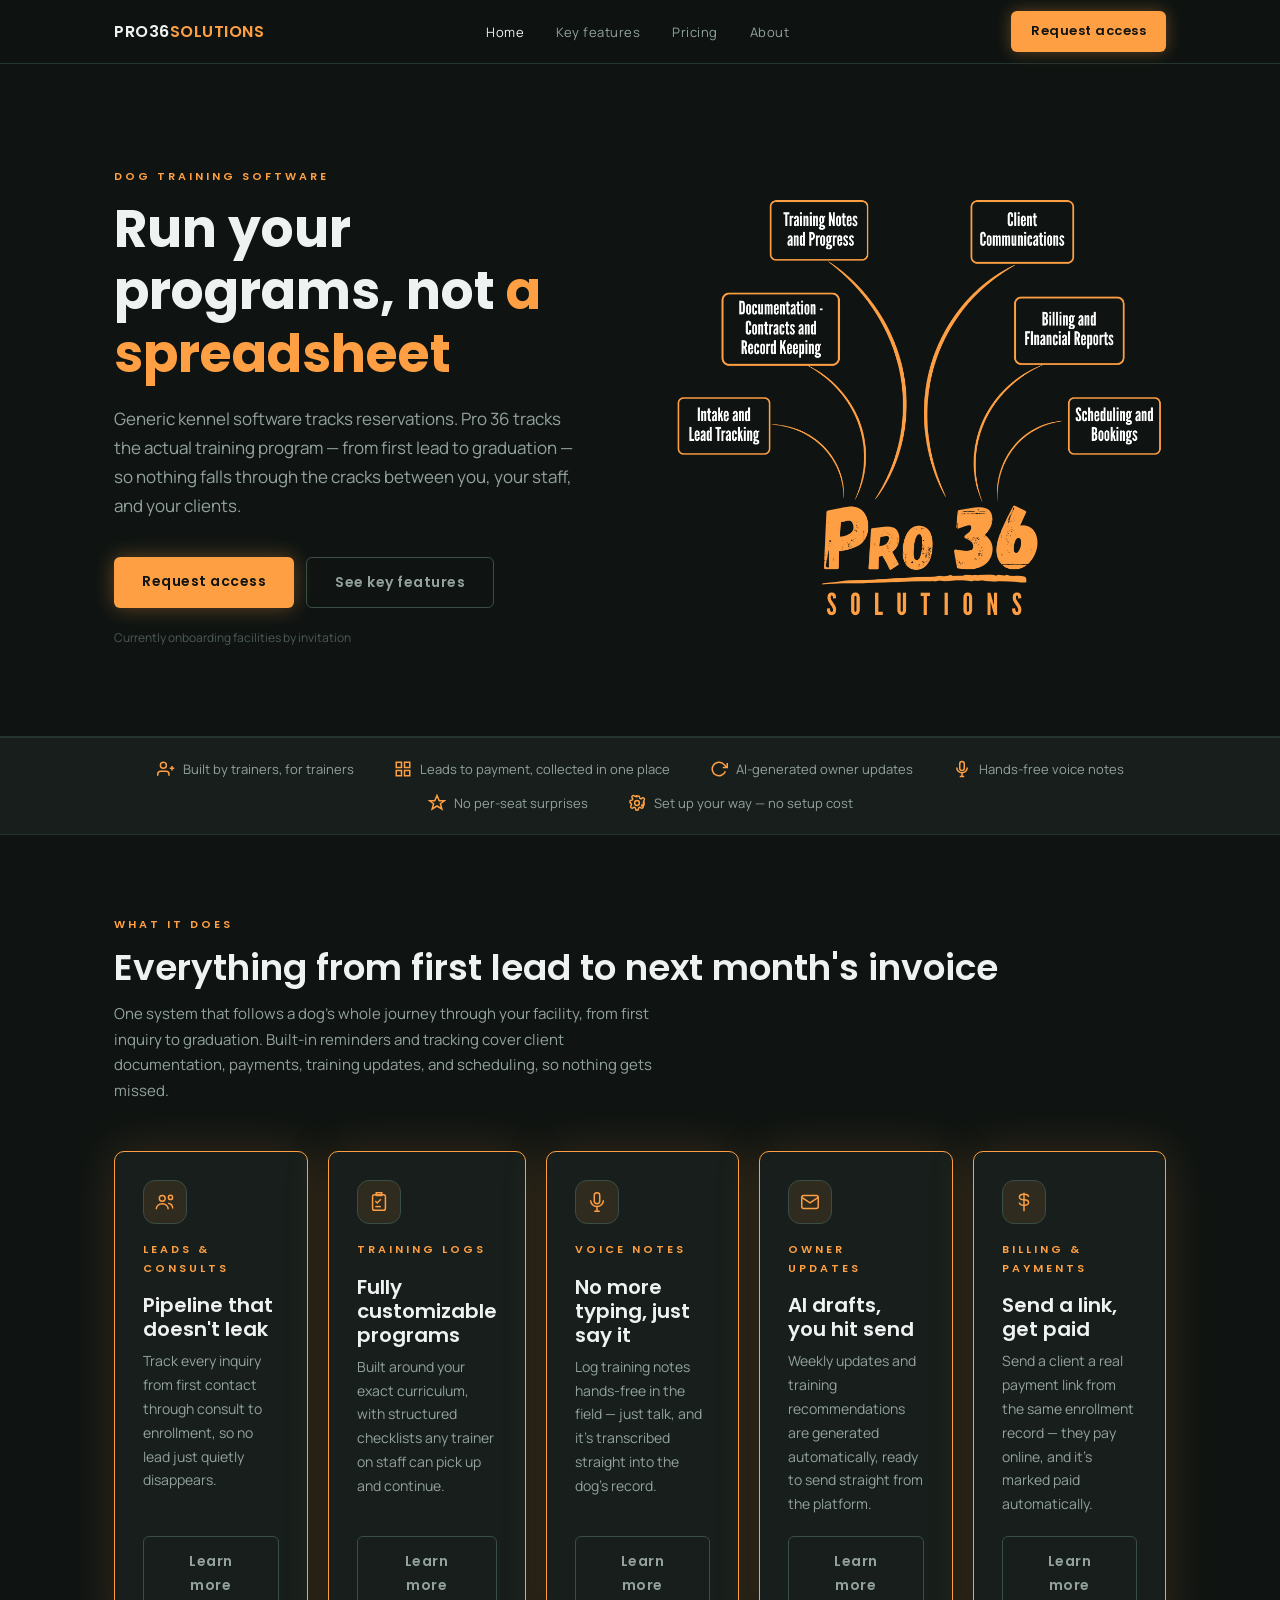
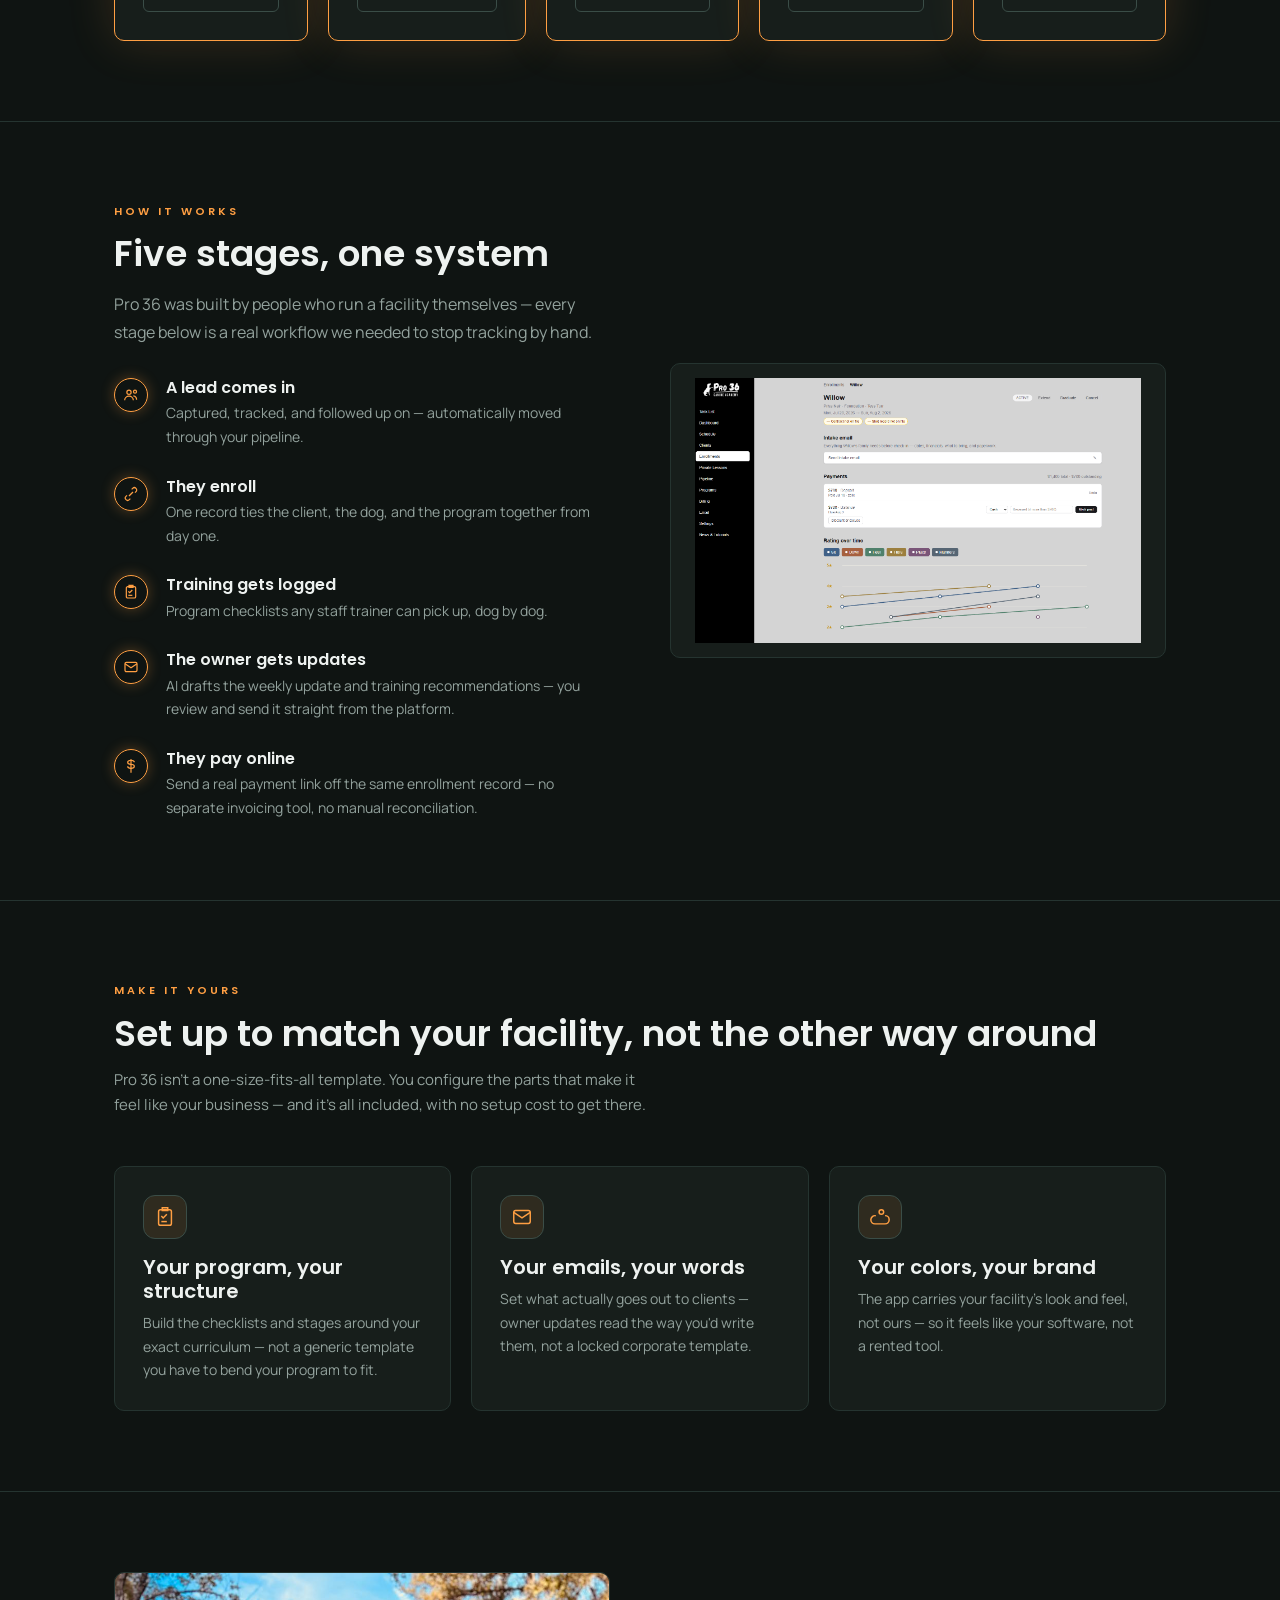
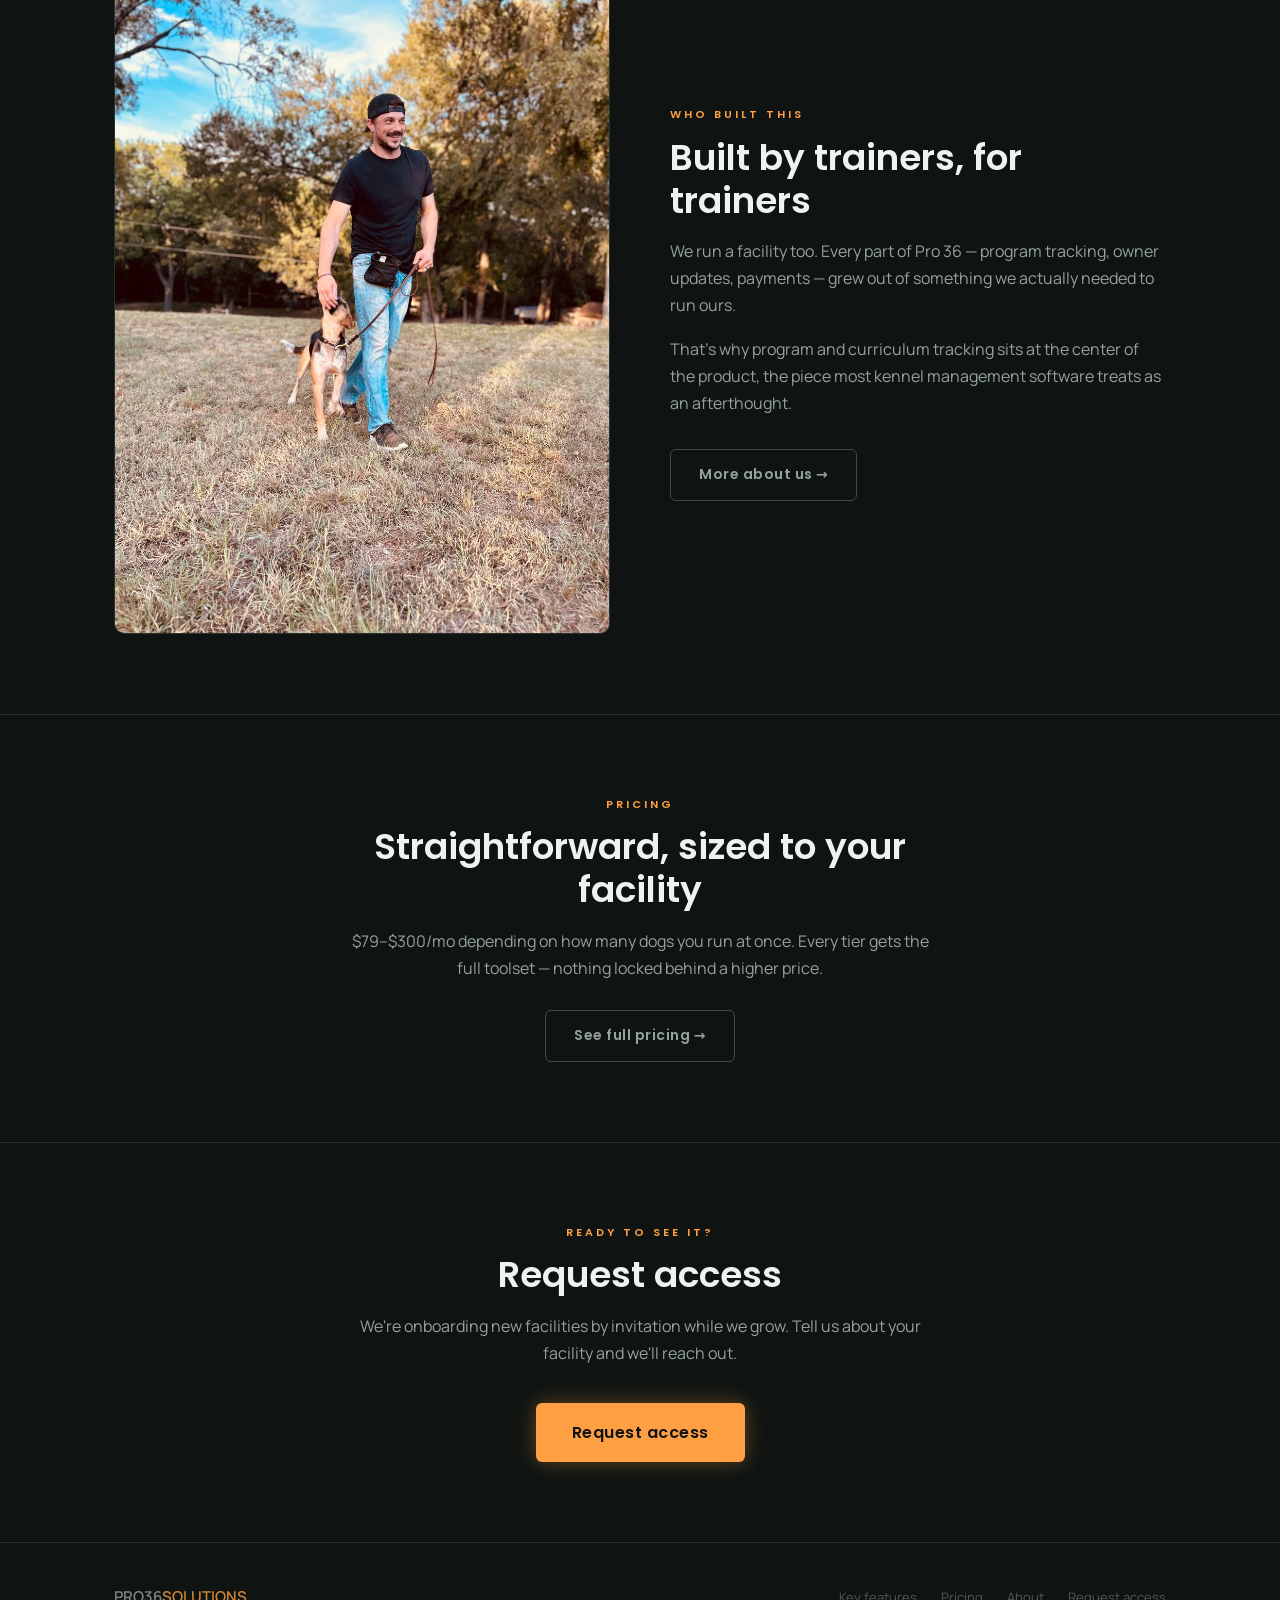
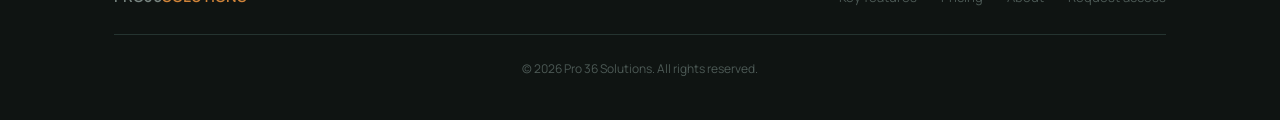
<file: index.html>
<!DOCTYPE html>
<html lang="en">
<head>
  <meta charset="UTF-8" />
  <meta name="viewport" content="width=device-width, initial-scale=1.0" />
  <title>Dog Training Software for Board &amp; Train Facilities | Pro 36 Solutions</title>
  <meta name="description" content="Dog training software built for board-and-train facilities — manage leads, enrollments, training logs, owner updates, and payments in one platform." />
  <link rel="canonical" href="https://pro36solutions.com/" />
  <link rel="icon" href="favicon.svg" type="image/svg+xml" />
  <meta property="og:title" content="Dog Training Software for Board & Train Facilities | Pro 36 Solutions" />
  <meta property="og:description" content="Dog training software built for board-and-train facilities — manage leads, enrollments, training logs, owner updates, and payments in one platform." />
  <meta property="og:type" content="website" />
  <meta property="og:url" content="https://pro36solutions.com/" />
  <meta property="og:image" content="https://pro36solutions.com/images/hero-dashboard.png" />
  <meta property="og:image:width" content="1632" />
  <meta property="og:image:height" content="727" />
  <meta name="twitter:card" content="summary_large_image" />
  <meta name="twitter:title" content="Dog Training Software for Board & Train Facilities | Pro 36 Solutions" />
  <meta name="twitter:description" content="Dog training software built for board-and-train facilities — manage leads, enrollments, training logs, owner updates, and payments in one platform." />
  <meta name="twitter:image" content="https://pro36solutions.com/images/hero-dashboard.png" />
  <link rel="preconnect" href="https://fonts.googleapis.com" />
  <link rel="preconnect" href="https://fonts.gstatic.com" crossorigin />
  <link href="https://fonts.googleapis.com/css2?family=Poppins:wght@500;600;700&family=Manrope:wght@400;500;600;700&display=swap" rel="stylesheet" />
  <link rel="stylesheet" href="style.css" />
  <script type="application/ld+json">
  {
    "@context": "https://schema.org",
    "@type": "SoftwareApplication",
    "name": "Pro 36 Solutions",
    "applicationCategory": "BusinessApplication",
    "operatingSystem": "Web",
    "url": "https://pro36solutions.com/",
    "description": "Dog training software for board-and-train facilities — leads, enrollments, training logs, owner updates, and payments in one platform.",
    "offers": {
      "@type": "AggregateOffer",
      "lowPrice": "79",
      "highPrice": "300",
      "priceCurrency": "USD",
      "offerCount": "3"
    },
    "publisher": {
      "@type": "Organization",
      "name": "Pro 36 Solutions",
      "url": "https://pro36solutions.com"
    }
  }
  </script>
</head>
<body>

  <nav>
    <div class="nav-inner">
      <a href="index.html" class="nav-logo">PRO36<span>SOLUTIONS</span></a>
      <ul class="nav-links" id="navLinks">
        <li><a href="index.html" class="active">Home</a></li>
        <li><a href="key-features.html">Key features</a></li>
        <li><a href="pricing.html">Pricing</a></li>
        <li><a href="about.html">About</a></li>
      </ul>
      <a href="request-access.html" class="nav-cta">Request access</a>
      <button class="nav-mobile-toggle" onclick="document.getElementById('navLinks').classList.toggle('open')" aria-label="Toggle menu">&#9776;</button>
    </div>
  </nav>

  <main>

    <!-- HERO -->
    <section style="padding: 96px 0 80px; border-bottom: 0.5px solid var(--border);">
      <div class="container">
        <div class="two-col" style="align-items: center;">
          <div>
            <span class="label">Dog Training Software</span>
            <h1 style="margin-bottom: 20px;">Run your programs, not <span style="color: var(--accent);">a spreadsheet</span></h1>
            <p style="font-size: 17px; margin-bottom: 36px; max-width: 460px;">Generic kennel software tracks reservations. Pro 36 tracks the actual training program &mdash; from first lead to graduation &mdash; so nothing falls through the cracks between you, your staff, and your clients.</p>
            <div class="btn-group">
              <a href="request-access.html" class="btn btn-primary">Request access</a>
              <a href="key-features.html" class="btn btn-ghost">See key features</a>
            </div>
            <p style="margin-top: 20px; font-size: 12px; color: var(--text-dim);">Currently onboarding facilities by invitation</p>
          </div>
          <div style="aspect-ratio: 1 / 1;">
            <img src="images/hub-diagram.png" alt="Diagram showing intake and lead tracking, documentation, training notes and progress, client communications, billing and financial reports, and scheduling and bookings, all connected to Pro 36 Solutions" class="img-fit" />
          </div>
        </div>
      </div>
    </section>

    <!-- TRUST STRIP -->
    <div class="trust-strip">
      <div class="container">
        <div class="trust-strip-inner">
          <div class="trust-item">
            <svg width="18" height="18" fill="none" stroke="currentColor" stroke-width="2" viewBox="0 0 24 24"><path d="M16 21v-2a4 4 0 00-4-4H5a4 4 0 00-4 4v2"/><circle cx="8.5" cy="7" r="4"/><path d="M20 8v6M23 11h-6"/></svg>
            Built by trainers, for trainers
          </div>
          <div class="trust-item">
            <svg width="18" height="18" fill="none" stroke="currentColor" stroke-width="2" viewBox="0 0 24 24"><rect x="3" y="3" width="7" height="7"/><rect x="14" y="3" width="7" height="7"/><rect x="14" y="14" width="7" height="7"/><rect x="3" y="14" width="7" height="7"/></svg>
            Leads to payment, collected in one place
          </div>
          <div class="trust-item">
            <svg width="18" height="18" fill="none" stroke="currentColor" stroke-width="2" viewBox="0 0 24 24"><polyline points="23 4 23 10 17 10"/><path d="M20.49 15a9 9 0 11-2.12-9.36L23 10"/></svg>
            AI-generated owner updates
          </div>
          <div class="trust-item">
            <svg width="18" height="18" fill="none" stroke="currentColor" stroke-width="2" viewBox="0 0 24 24"><rect x="9" y="2" width="6" height="12" rx="3"/><path d="M5 10a7 7 0 0014 0"/><path d="M12 17v5M9 22h6"/></svg>
            Hands-free voice notes
          </div>
          <div class="trust-item">
            <svg width="18" height="18" fill="none" stroke="currentColor" stroke-width="2" viewBox="0 0 24 24"><path d="M12 2l3 7h7l-5.5 4 2 7L12 16l-6.5 4 2-7L2 9h7z"/></svg>
            No per-seat surprises
          </div>
          <div class="trust-item">
            <svg width="18" height="18" fill="none" stroke="currentColor" stroke-width="2" viewBox="0 0 24 24"><circle cx="12" cy="12" r="3.2"/><path d="M19.4 13.5a1.7 1.7 0 00.34 1.87l.06.06a2 2 0 11-2.83 2.83l-.06-.06a1.7 1.7 0 00-1.87-.34 1.7 1.7 0 00-1.04 1.56V19.5a2 2 0 11-4 0v-.09a1.7 1.7 0 00-1.04-1.56 1.7 1.7 0 00-1.87.34l-.06.06a2 2 0 11-2.83-2.83l.06-.06a1.7 1.7 0 00.34-1.87 1.7 1.7 0 00-1.56-1.04H4.5a2 2 0 110-4h.09a1.7 1.7 0 001.56-1.04 1.7 1.7 0 00-.34-1.87l-.06-.06a2 2 0 112.83-2.83l.06.06a1.7 1.7 0 001.87.34H10.5a1.7 1.7 0 001.04-1.56V4.5a2 2 0 114 0v.09a1.7 1.7 0 001.04 1.56 1.7 1.7 0 001.87-.34l.06-.06a2 2 0 112.83 2.83l-.06.06a1.7 1.7 0 00-.34 1.87V10.5a1.7 1.7 0 001.56 1.04H19.5a2 2 0 110 4h-.09a1.7 1.7 0 00-1.56 1.04z"/></svg>
            Set up your way &mdash; no setup cost
          </div>
        </div>
      </div>
    </div>

    <!-- FEATURE TEASER -->
    <section>
      <div class="container">
        <div class="section-header">
          <span class="label">What it does</span>
          <h2>Everything from first lead to next month's invoice</h2>
          <p>One system that follows a dog's whole journey through your facility, from first inquiry to graduation. Built-in reminders and tracking cover client documentation, payments, training updates, and scheduling, so nothing gets missed.</p>
        </div>
        <div class="five-col">

          <div class="card featured">
            <div class="icon-badge"><svg width="22" height="22" fill="none" stroke="currentColor" stroke-width="1.6" viewBox="0 0 24 24"><circle cx="9" cy="8" r="3.2"/><path d="M2.5 20c0-3.6 2.9-6.2 6.5-6.2s6.5 2.6 6.5 6.2"/><circle cx="18" cy="7" r="2.3"/><path d="M15.5 13.3c2.7.4 4.9 2.6 4.9 5.7"/></svg></div>
            <span class="label" style="margin-bottom: 16px;">Leads &amp; consults</span>
            <h3 style="margin-bottom: 8px;">Pipeline that doesn't leak</h3>
            <p style="font-size: 14px; margin-bottom: 20px;">Track every inquiry from first contact through consult to enrollment, so no lead just quietly disappears.</p>
            <a href="key-features.html" class="btn btn-ghost" style="display: block; text-align: center;">Learn more</a>
          </div>

          <div class="card featured">
            <div class="icon-badge"><svg width="22" height="22" fill="none" stroke="currentColor" stroke-width="1.6" viewBox="0 0 24 24"><rect x="5" y="4" width="14" height="17" rx="2"/><path d="M9 2h6v3H9z"/><path d="M8 11l2 2 4-4"/><path d="M8 17h6"/></svg></div>
            <span class="label" style="margin-bottom: 16px;">Training logs</span>
            <h3 style="margin-bottom: 8px;">Fully customizable programs</h3>
            <p style="font-size: 14px; margin-bottom: 20px;">Built around your exact curriculum, with structured checklists any trainer on staff can pick up and continue.</p>
            <a href="key-features.html" class="btn btn-ghost" style="display: block; text-align: center;">Learn more</a>
          </div>

          <div class="card featured">
            <div class="icon-badge"><svg width="22" height="22" fill="none" stroke="currentColor" stroke-width="1.6" viewBox="0 0 24 24"><rect x="9" y="2" width="6" height="12" rx="3"/><path d="M5 10a7 7 0 0014 0"/><path d="M12 17v5M9 22h6"/></svg></div>
            <span class="label" style="margin-bottom: 16px;">Voice notes</span>
            <h3 style="margin-bottom: 8px;">No more typing, just say it</h3>
            <p style="font-size: 14px; margin-bottom: 20px;">Log training notes hands-free in the field &mdash; just talk, and it's transcribed straight into the dog's record.</p>
            <a href="key-features.html" class="btn btn-ghost" style="display: block; text-align: center;">Learn more</a>
          </div>

          <div class="card featured">
            <div class="icon-badge"><svg width="22" height="22" fill="none" stroke="currentColor" stroke-width="1.6" viewBox="0 0 24 24"><rect x="3" y="5" width="18" height="14" rx="2"/><path d="M3 7l9 6 9-6"/></svg></div>
            <span class="label" style="margin-bottom: 16px;">Owner updates</span>
            <h3 style="margin-bottom: 8px;">AI drafts, you hit send</h3>
            <p style="font-size: 14px; margin-bottom: 20px;">Weekly updates and training recommendations are generated automatically, ready to send straight from the platform.</p>
            <a href="key-features.html" class="btn btn-ghost" style="display: block; text-align: center;">Learn more</a>
          </div>

          <div class="card featured">
            <div class="icon-badge"><svg width="22" height="22" fill="none" stroke="currentColor" stroke-width="1.6" viewBox="0 0 24 24"><path d="M12 2v20"/><path d="M17 6.5c0-1.9-2.2-3-5-3s-5 1.2-5 3 2.2 3 5 3 5 1.1 5 3-2.2 3-5 3-5-1.1-5-3"/></svg></div>
            <span class="label" style="margin-bottom: 16px;">Billing &amp; payments</span>
            <h3 style="margin-bottom: 8px;">Send a link, get paid</h3>
            <p style="font-size: 14px; margin-bottom: 20px;">Send a client a real payment link from the same enrollment record &mdash; they pay online, and it's marked paid automatically.</p>
            <a href="key-features.html" class="btn btn-ghost" style="display: block; text-align: center;">Learn more</a>
          </div>

        </div>
      </div>
    </section>

    <!-- HOW IT WORKS -->
    <section>
      <div class="container">
        <div class="two-col">
          <div>
            <span class="label">How it works</span>
            <h2 style="margin-bottom: 16px;">Five stages, one system</h2>
            <p style="margin-bottom: 32px;">Pro 36 was built by people who run a facility themselves &mdash; every stage below is a real workflow we needed to stop tracking by hand.</p>
            <div class="steps">
              <div class="step">
                <div class="step-num"><svg width="16" height="16" fill="none" stroke="currentColor" stroke-width="1.8" viewBox="0 0 24 24"><circle cx="9" cy="8" r="3.2"/><path d="M2.5 20c0-3.6 2.9-6.2 6.5-6.2s6.5 2.6 6.5 6.2"/><circle cx="18" cy="7" r="2.3"/><path d="M15.5 13.3c2.7.4 4.9 2.6 4.9 5.7"/></svg></div>
                <div class="step-body">
                  <h4>A lead comes in</h4>
                  <p>Captured, tracked, and followed up on &mdash; automatically moved through your pipeline.</p>
                </div>
              </div>
              <div class="step">
                <div class="step-num"><svg width="16" height="16" fill="none" stroke="currentColor" stroke-width="1.8" viewBox="0 0 24 24"><path d="M9 15l6-6"/><path d="M13 5l1.5-1.5a3.5 3.5 0 015 5L18 10"/><path d="M11 19l-1.5 1.5a3.5 3.5 0 01-5-5L6 14"/></svg></div>
                <div class="step-body">
                  <h4>They enroll</h4>
                  <p>One record ties the client, the dog, and the program together from day one.</p>
                </div>
              </div>
              <div class="step">
                <div class="step-num"><svg width="16" height="16" fill="none" stroke="currentColor" stroke-width="1.8" viewBox="0 0 24 24"><rect x="5" y="4" width="14" height="17" rx="2"/><path d="M9 2h6v3H9z"/><path d="M8 11l2 2 4-4"/><path d="M8 17h6"/></svg></div>
                <div class="step-body">
                  <h4>Training gets logged</h4>
                  <p>Program checklists any staff trainer can pick up, dog by dog.</p>
                </div>
              </div>
              <div class="step">
                <div class="step-num"><svg width="16" height="16" fill="none" stroke="currentColor" stroke-width="1.8" viewBox="0 0 24 24"><rect x="3" y="5" width="18" height="14" rx="2"/><path d="M3 7l9 6 9-6"/></svg></div>
                <div class="step-body">
                  <h4>The owner gets updates</h4>
                  <p>AI drafts the weekly update and training recommendations &mdash; you review and send it straight from the platform.</p>
                </div>
              </div>
              <div class="step">
                <div class="step-num"><svg width="16" height="16" fill="none" stroke="currentColor" stroke-width="1.8" viewBox="0 0 24 24"><path d="M12 2v20"/><path d="M17 6.5c0-1.9-2.2-3-5-3s-5 1.2-5 3 2.2 3 5 3 5 1.1 5 3-2.2 3-5 3-5-1.1-5-3"/></svg></div>
                <div class="step-body">
                  <h4>They pay online</h4>
                  <p>Send a real payment link off the same enrollment record &mdash; no separate invoicing tool, no manual reconciliation.</p>
                </div>
              </div>
            </div>
          </div>
          <div class="screenshot-frame" style="aspect-ratio: 1591 / 947;">
            <img src="images/how-it-works.png" alt="An enrollment record showing intake status, payments, and the dog's progress chart all in one place" class="img-fit" />
          </div>
        </div>
      </div>
    </section>

    <!-- CUSTOMIZATION -->
    <section>
      <div class="container">
        <div class="section-header">
          <span class="label">Make it yours</span>
          <h2>Set up to match your facility, not the other way around</h2>
          <p>Pro 36 isn't a one-size-fits-all template. You configure the parts that make it feel like your business &mdash; and it's all included, with no setup cost to get there.</p>
        </div>
        <div class="three-col">

          <div class="card">
            <div class="icon-badge"><svg width="22" height="22" fill="none" stroke="currentColor" stroke-width="1.6" viewBox="0 0 24 24"><rect x="5" y="4" width="14" height="17" rx="2"/><path d="M9 2h6v3H9z"/><path d="M8 11l2 2 4-4"/><path d="M8 17h6"/></svg></div>
            <h3 style="margin-bottom: 8px;">Your program, your structure</h3>
            <p style="font-size: 14px;">Build the checklists and stages around your exact curriculum &mdash; not a generic template you have to bend your program to fit.</p>
          </div>

          <div class="card">
            <div class="icon-badge"><svg width="22" height="22" fill="none" stroke="currentColor" stroke-width="1.6" viewBox="0 0 24 24"><rect x="3" y="5" width="18" height="14" rx="2"/><path d="M3 7l9 6 9-6"/></svg></div>
            <h3 style="margin-bottom: 8px;">Your emails, your words</h3>
            <p style="font-size: 14px;">Set what actually goes out to clients &mdash; owner updates read the way you'd write them, not a locked corporate template.</p>
          </div>

          <div class="card">
            <div class="icon-badge"><svg width="22" height="22" fill="none" stroke="currentColor" stroke-width="1.6" viewBox="0 0 24 24"><circle cx="13.5" cy="6.5" r="2.5"/><path d="M17.5 10.5c2.5 0 4.5 2 4.5 4.5s-2 4.5-4.5 4.5H6.5A4.5 4.5 0 012 15a4.5 4.5 0 015.4-4.4"/></svg></div>
            <h3 style="margin-bottom: 8px;">Your colors, your brand</h3>
            <p style="font-size: 14px;">The app carries your facility's look and feel, not ours &mdash; so it feels like your software, not a rented tool.</p>
          </div>

        </div>
      </div>
    </section>

    <!-- ABOUT TEASER -->
    <section>
      <div class="container">
        <div class="two-col">
          <div style="border-radius: var(--radius-lg); overflow: hidden; border: 0.5px solid var(--border); aspect-ratio: 960 / 1280;">
            <img src="images/hero.jpg" alt="A Pro 36 trainer walking a dog in training" style="width: 100%; height: 100%; object-fit: cover; display: block;" />
          </div>
          <div>
            <span class="label">Who built this</span>
            <h2 style="margin-bottom: 16px;">Built by trainers, for trainers</h2>
            <p style="margin-bottom: 16px;">We run a facility too. Every part of Pro 36 &mdash; program tracking, owner updates, payments &mdash; grew out of something we actually needed to run ours.</p>
            <p style="margin-bottom: 32px;">That's why program and curriculum tracking sits at the center of the product, the piece most kennel management software treats as an afterthought.</p>
            <a href="about.html" class="btn btn-ghost">More about us &rarr;</a>
          </div>
        </div>
      </div>
    </section>

    <!-- PRICING TEASER -->
    <section>
      <div class="container" style="text-align: center; max-width: 640px;">
        <span class="label">Pricing</span>
        <h2 style="margin-bottom: 16px;">Straightforward, sized to your facility</h2>
        <p style="font-size: 16px; margin-bottom: 28px;">$79&ndash;$300/mo depending on how many dogs you run at once. Every tier gets the full toolset &mdash; nothing locked behind a higher price.</p>
        <a href="pricing.html" class="btn btn-ghost">See full pricing &rarr;</a>
      </div>
    </section>

    <!-- BOTTOM CTA -->
    <section style="border-bottom: none;">
      <div class="container" style="text-align: center; max-width: 640px;">
        <span class="label">Ready to see it?</span>
        <h2 style="margin-bottom: 16px;">Request access</h2>
        <p style="font-size: 16px; margin-bottom: 36px;">We're onboarding new facilities by invitation while we grow. Tell us about your facility and we'll reach out.</p>
        <a href="request-access.html" class="btn btn-primary" style="font-size: 16px; padding: 16px 36px;">Request access</a>
      </div>
    </section>

  </main>

  <footer>
    <div class="container">
      <div class="footer-inner">
        <div class="footer-logo">PRO36<span>SOLUTIONS</span></div>
        <ul class="footer-nav">
          <li><a href="key-features.html">Key features</a></li>
          <li><a href="pricing.html">Pricing</a></li>
          <li><a href="about.html">About</a></li>
          <li><a href="request-access.html">Request access</a></li>
        </ul>
      </div>
      <div class="footer-copy">&copy; 2026 Pro 36 Solutions. All rights reserved.</div>
    </div>
  </footer>

</body>
</html>
</file>
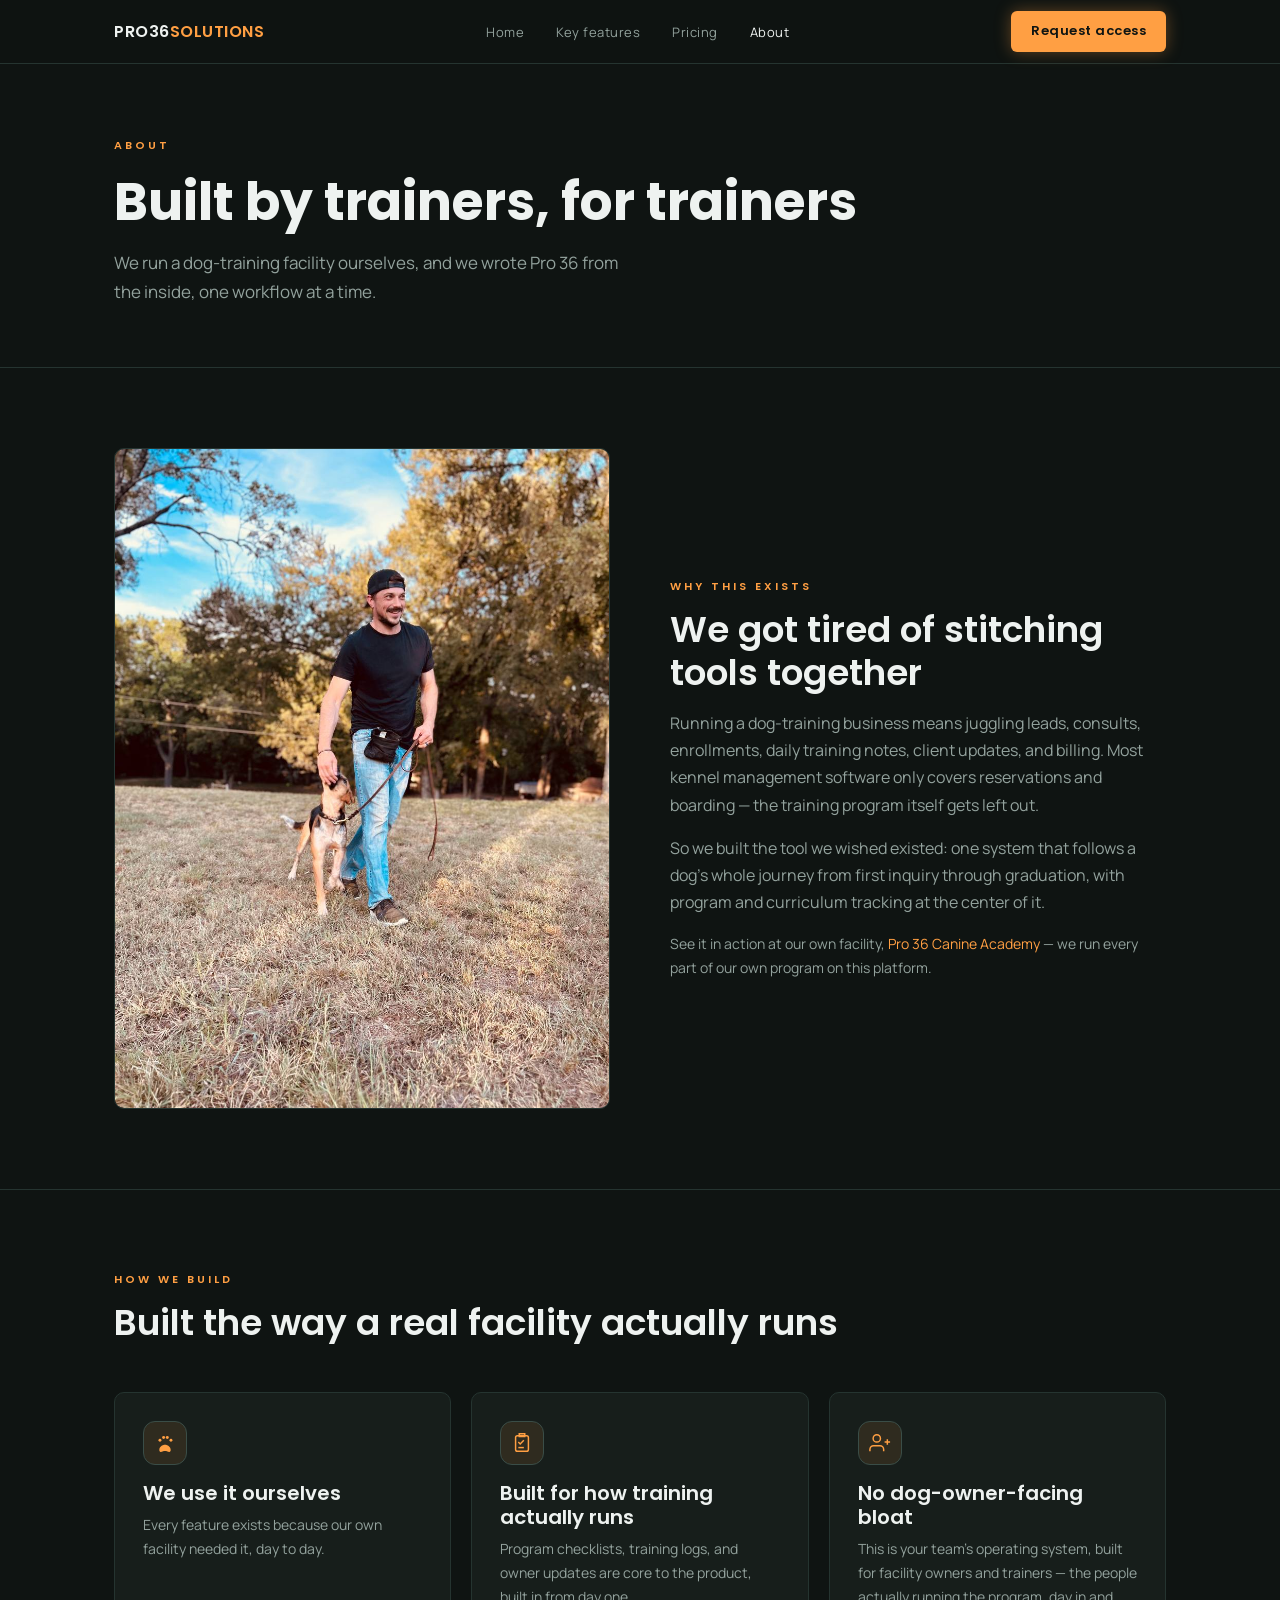
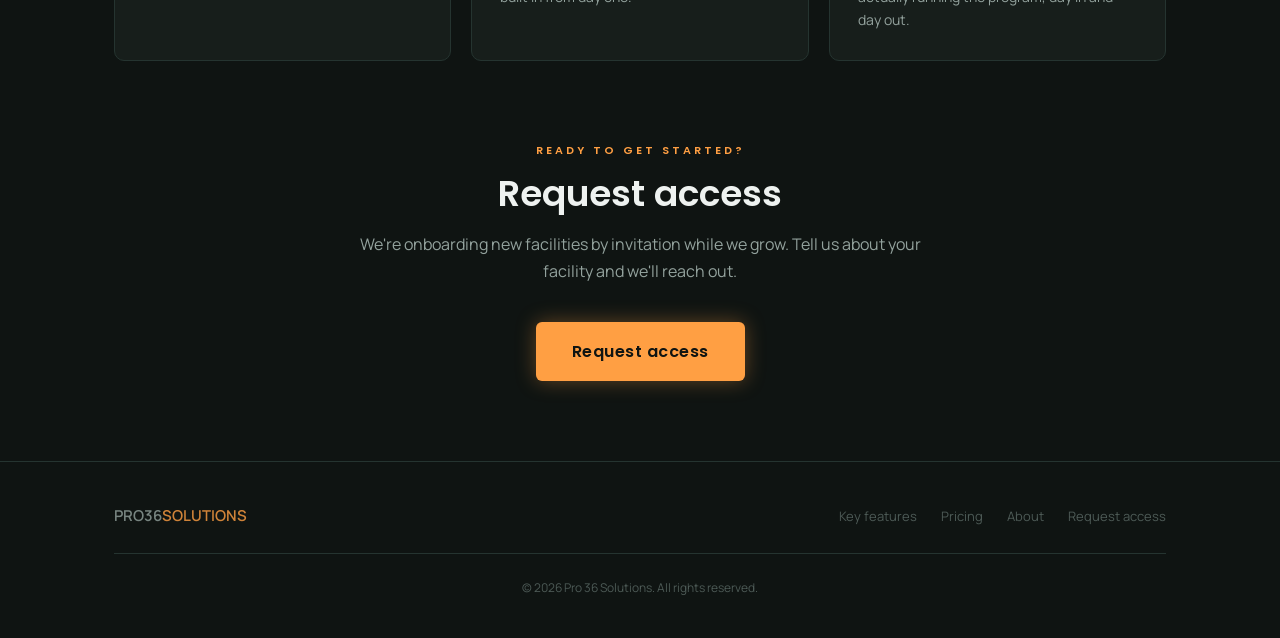
<file: about.html>
<!DOCTYPE html>
<html lang="en">
<head>
  <meta charset="UTF-8" />
  <meta name="viewport" content="width=device-width, initial-scale=1.0" />
  <title>About Us | Dog Training Software Built by Trainers | Pro 36 Solutions</title>
  <meta name="description" content="Pro 36 Solutions is dog training software built by trainers who run their own board-and-train facility." />
  <link rel="canonical" href="https://pro36solutions.com/about.html" />
  <link rel="icon" href="favicon.svg" type="image/svg+xml" />
  <meta property="og:title" content="About Us | Dog Training Software Built by Trainers | Pro 36 Solutions" />
  <meta property="og:description" content="Pro 36 Solutions is dog training software built by trainers who run their own board-and-train facility." />
  <meta property="og:type" content="website" />
  <meta property="og:url" content="https://pro36solutions.com/about.html" />
  <meta property="og:image" content="https://pro36solutions.com/images/hero-dashboard.png" />
  <meta property="og:image:width" content="1632" />
  <meta property="og:image:height" content="727" />
  <meta name="twitter:card" content="summary_large_image" />
  <meta name="twitter:title" content="About Us | Dog Training Software Built by Trainers | Pro 36 Solutions" />
  <meta name="twitter:description" content="Pro 36 Solutions is dog training software built by trainers who run their own board-and-train facility." />
  <meta name="twitter:image" content="https://pro36solutions.com/images/hero-dashboard.png" />
  <link rel="preconnect" href="https://fonts.googleapis.com" />
  <link rel="preconnect" href="https://fonts.gstatic.com" crossorigin />
  <link href="https://fonts.googleapis.com/css2?family=Poppins:wght@500;600;700&family=Manrope:wght@400;500;600;700&display=swap" rel="stylesheet" />
  <link rel="stylesheet" href="style.css" />
</head>
<body>

  <nav>
    <div class="nav-inner">
      <a href="index.html" class="nav-logo">PRO36<span>SOLUTIONS</span></a>
      <ul class="nav-links" id="navLinks">
        <li><a href="index.html">Home</a></li>
        <li><a href="key-features.html">Key features</a></li>
        <li><a href="pricing.html">Pricing</a></li>
        <li><a href="about.html" class="active">About</a></li>
      </ul>
      <a href="request-access.html" class="nav-cta">Request access</a>
      <button class="nav-mobile-toggle" onclick="document.getElementById('navLinks').classList.toggle('open')" aria-label="Toggle menu">&#9776;</button>
    </div>
  </nav>

  <main>

    <div class="page-hero">
      <div class="container">
        <span class="label">About</span>
        <h1>Built by trainers, for trainers</h1>
        <p>We run a dog-training facility ourselves, and we wrote Pro 36 from the inside, one workflow at a time.</p>
      </div>
    </div>

    <!-- ORIGIN -->
    <section>
      <div class="container">
        <div class="two-col">
          <div style="border-radius: var(--radius-lg); overflow: hidden; border: 0.5px solid var(--border); aspect-ratio: 960 / 1280;">
            <img src="images/hero.jpg" alt="A Pro 36 trainer walking a dog in training" style="width: 100%; height: 100%; object-fit: cover; display: block;" />
          </div>
          <div>
            <span class="label">Why this exists</span>
            <h2 style="margin-bottom: 16px;">We got tired of stitching tools together</h2>
            <p style="margin-bottom: 16px;">Running a dog-training business means juggling leads, consults, enrollments, daily training notes, client updates, and billing. Most kennel management software only covers reservations and boarding &mdash; the training program itself gets left out.</p>
            <p style="margin-bottom: 16px;">So we built the tool we wished existed: one system that follows a dog's whole journey from first inquiry through graduation, with program and curriculum tracking at the center of it.</p>
            <p style="font-size: 14px;">See it in action at our own facility, <a href="https://pro36canineacademy.com" target="_blank" rel="noopener" style="color: var(--accent);">Pro 36 Canine Academy</a> &mdash; we run every part of our own program on this platform.</p>
          </div>
        </div>
      </div>
    </section>

    <!-- HOW WE BUILD -->
    <section style="border-bottom: none;">
      <div class="container">
        <div class="section-header">
          <span class="label">How we build</span>
          <h2>Built the way a real facility actually runs</h2>
        </div>
        <div class="three-col">

          <div class="card">
            <div class="icon-badge"><svg width="22" height="22" fill="none" stroke="currentColor" stroke-width="1.6" viewBox="0 0 24 24"><path d="M12 14c-3 0-6.2 2.4-6.2 5.5 0 1.9 1.5 2.6 2.8 2.1.9-.3 1.7-.9 3.4-.9s2.5.6 3.4.9c1.3.5 2.8-.2 2.8-2.1 0-3.1-3.2-5.5-6.2-5.5z" fill="currentColor" stroke="none"/><circle cx="6.5" cy="9" r="1.6" fill="currentColor" stroke="none"/><circle cx="10.5" cy="6" r="1.6" fill="currentColor" stroke="none"/><circle cx="14.5" cy="6" r="1.6" fill="currentColor" stroke="none"/><circle cx="18.5" cy="9" r="1.6" fill="currentColor" stroke="none"/></svg></div>
            <h3 style="margin-bottom: 8px;">We use it ourselves</h3>
            <p style="font-size: 14px;">Every feature exists because our own facility needed it, day to day.</p>
          </div>

          <div class="card">
            <div class="icon-badge"><svg width="22" height="22" fill="none" stroke="currentColor" stroke-width="1.6" viewBox="0 0 24 24"><rect x="5" y="4" width="14" height="17" rx="2"/><path d="M9 2h6v3H9z"/><path d="M8 11l2 2 4-4"/><path d="M8 17h6"/></svg></div>
            <h3 style="margin-bottom: 8px;">Built for how training actually runs</h3>
            <p style="font-size: 14px;">Program checklists, training logs, and owner updates are core to the product, built in from day one.</p>
          </div>

          <div class="card">
            <div class="icon-badge"><svg width="22" height="22" fill="none" stroke="currentColor" stroke-width="1.6" viewBox="0 0 24 24"><path d="M16 21v-2a4 4 0 00-4-4H5a4 4 0 00-4 4v2"/><circle cx="8.5" cy="7" r="4"/><path d="M20 8v6M23 11h-6"/></svg></div>
            <h3 style="margin-bottom: 8px;">No dog-owner-facing bloat</h3>
            <p style="font-size: 14px;">This is your team's operating system, built for facility owners and trainers &mdash; the people actually running the program, day in and day out.</p>
          </div>

        </div>
      </div>
    </section>

    <!-- BOTTOM CTA -->
    <section style="border-bottom: none; padding-top: 0;">
      <div class="container" style="text-align: center; max-width: 640px;">
        <span class="label">Ready to get started?</span>
        <h2 style="margin-bottom: 16px;">Request access</h2>
        <p style="font-size: 16px; margin-bottom: 36px;">We're onboarding new facilities by invitation while we grow. Tell us about your facility and we'll reach out.</p>
        <a href="request-access.html" class="btn btn-primary" style="font-size: 16px; padding: 16px 36px;">Request access</a>
      </div>
    </section>

  </main>

  <footer>
    <div class="container">
      <div class="footer-inner">
        <div class="footer-logo">PRO36<span>SOLUTIONS</span></div>
        <ul class="footer-nav">
          <li><a href="key-features.html">Key features</a></li>
          <li><a href="pricing.html">Pricing</a></li>
          <li><a href="about.html">About</a></li>
          <li><a href="request-access.html">Request access</a></li>
        </ul>
      </div>
      <div class="footer-copy">&copy; 2026 Pro 36 Solutions. All rights reserved.</div>
    </div>
  </footer>

</body>
</html>
</file>
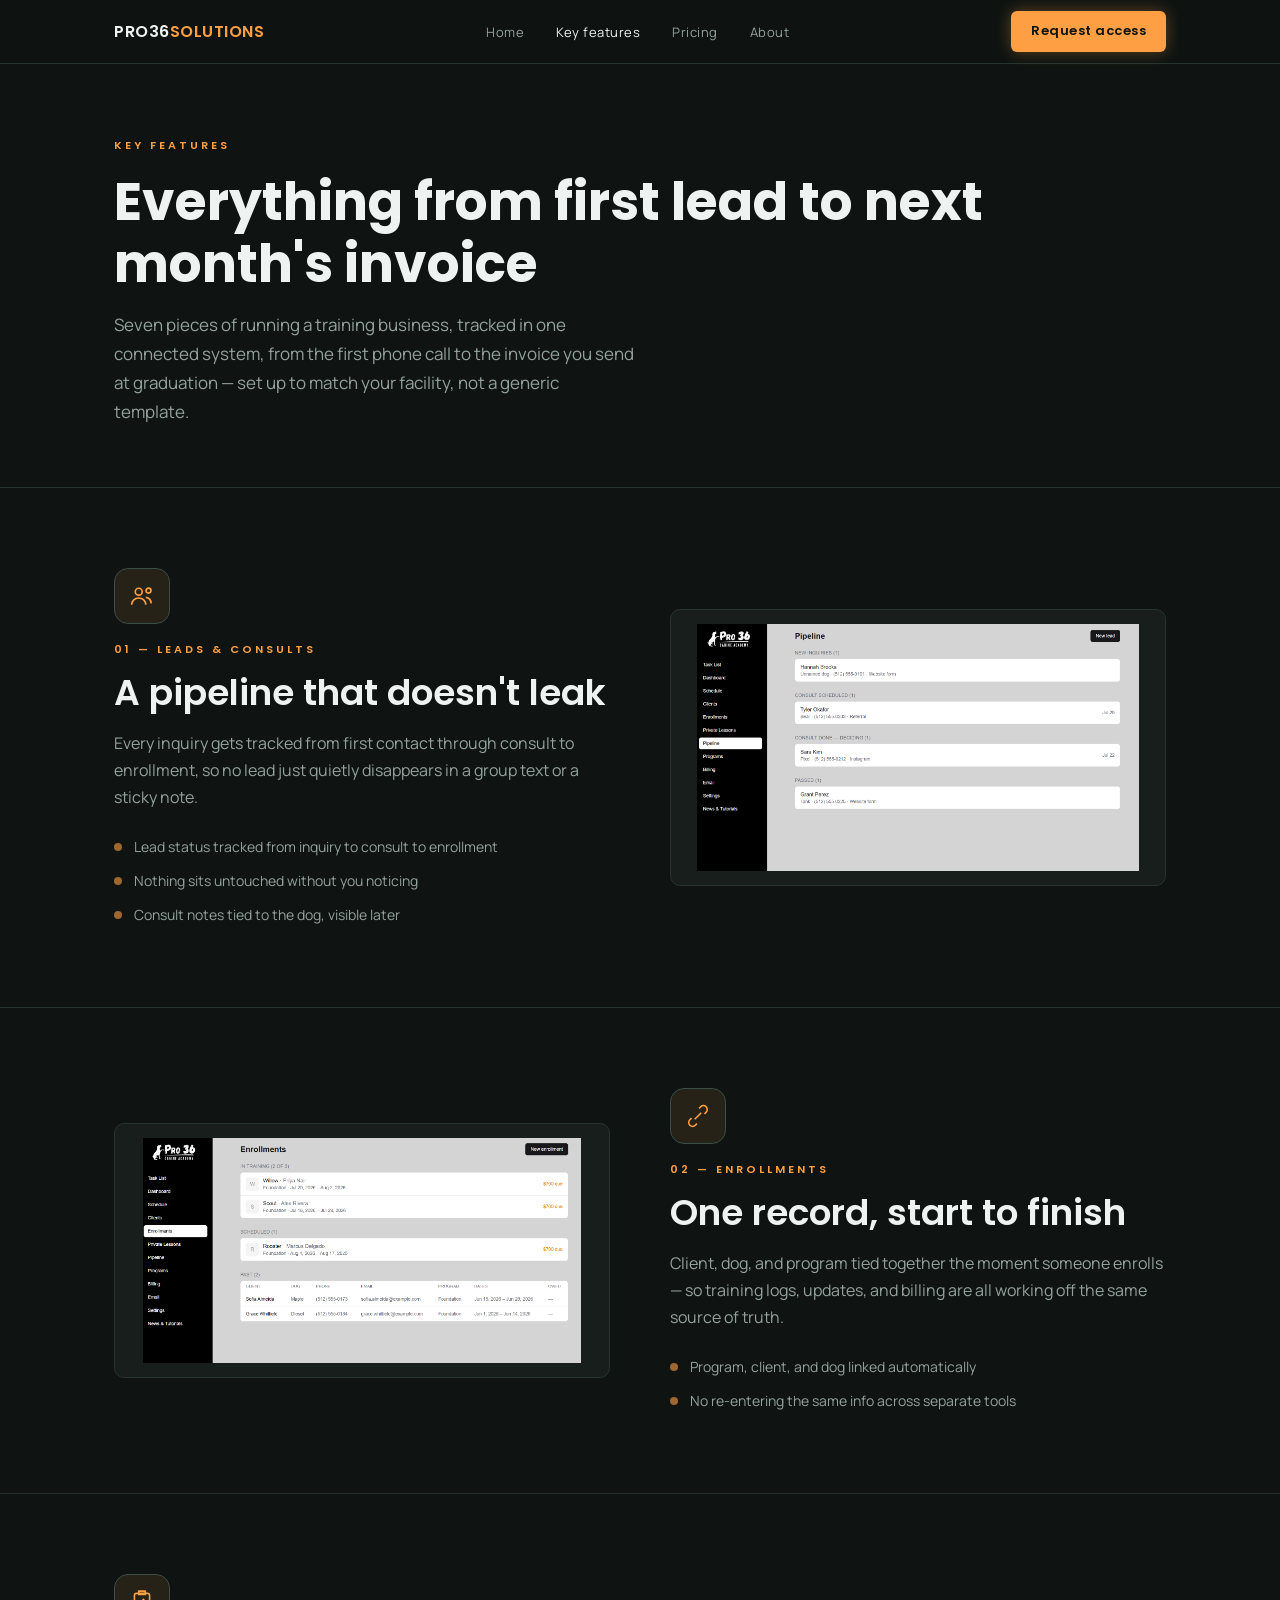
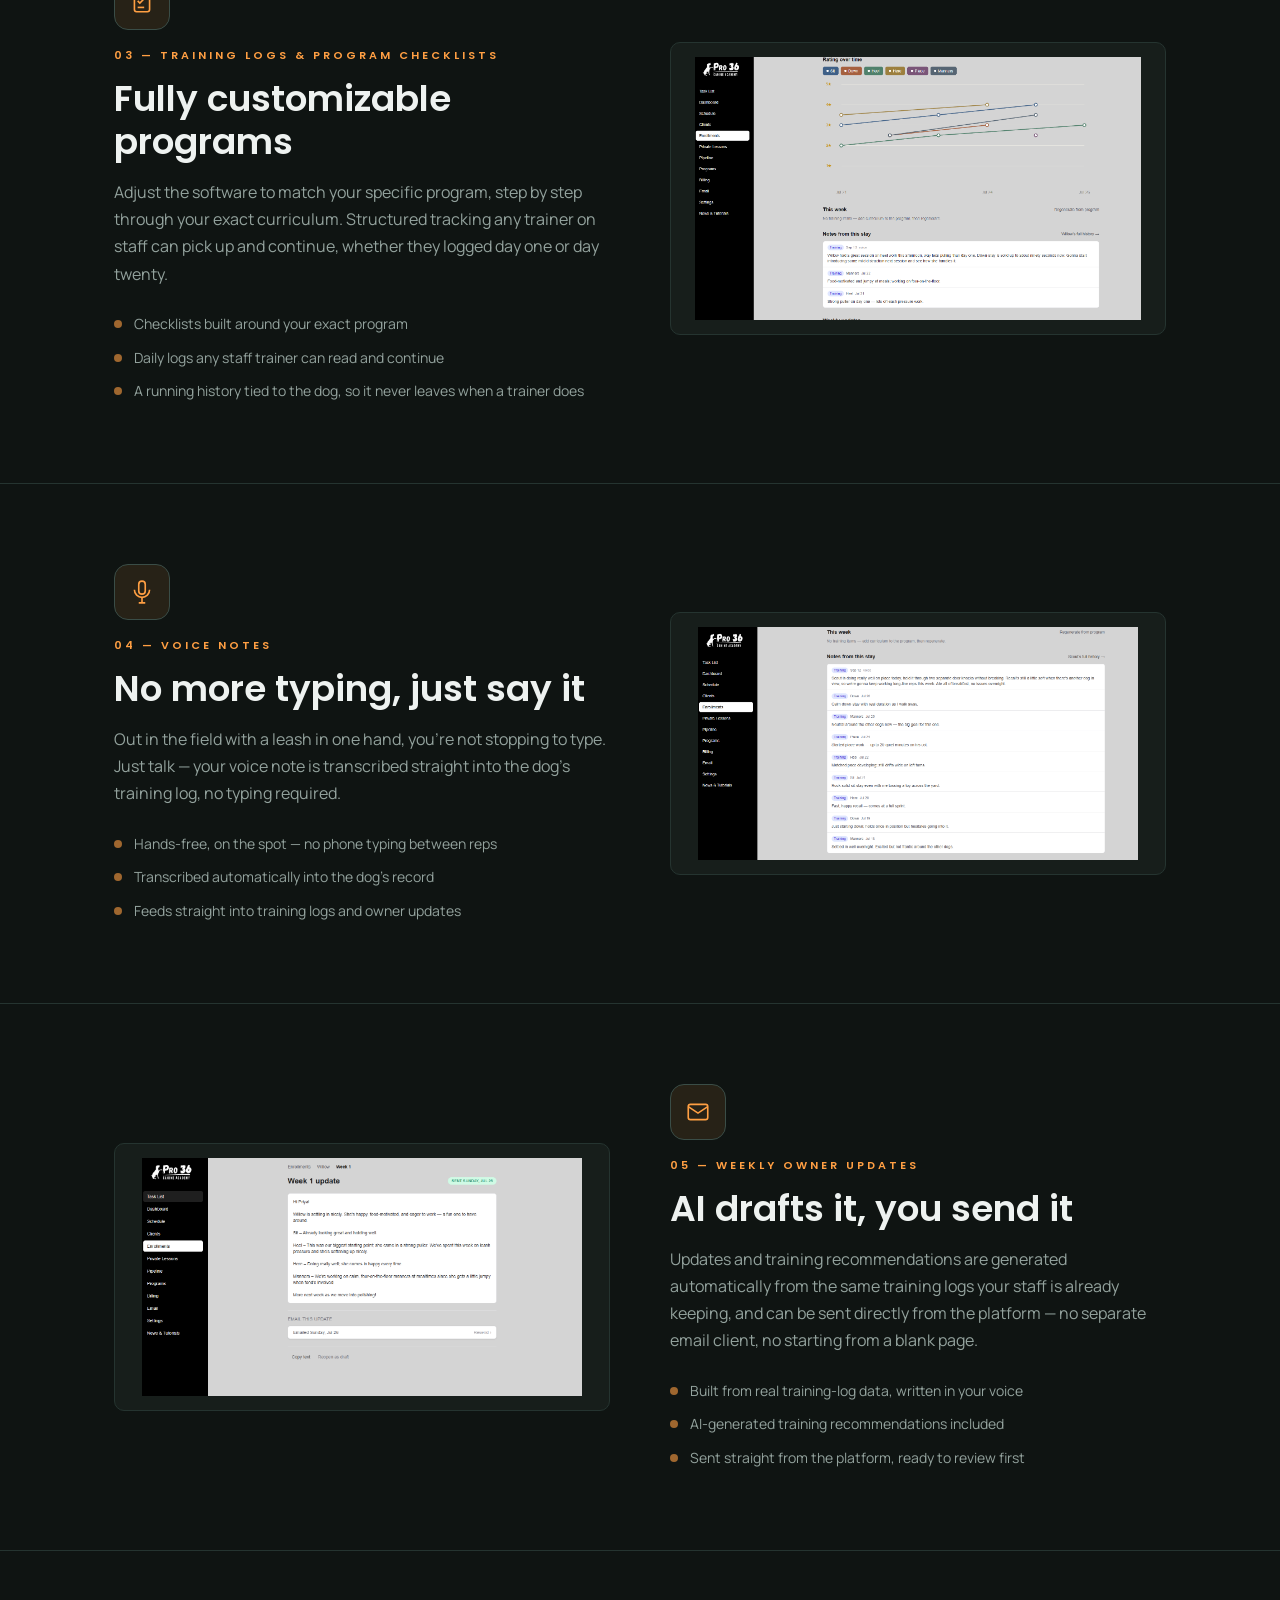
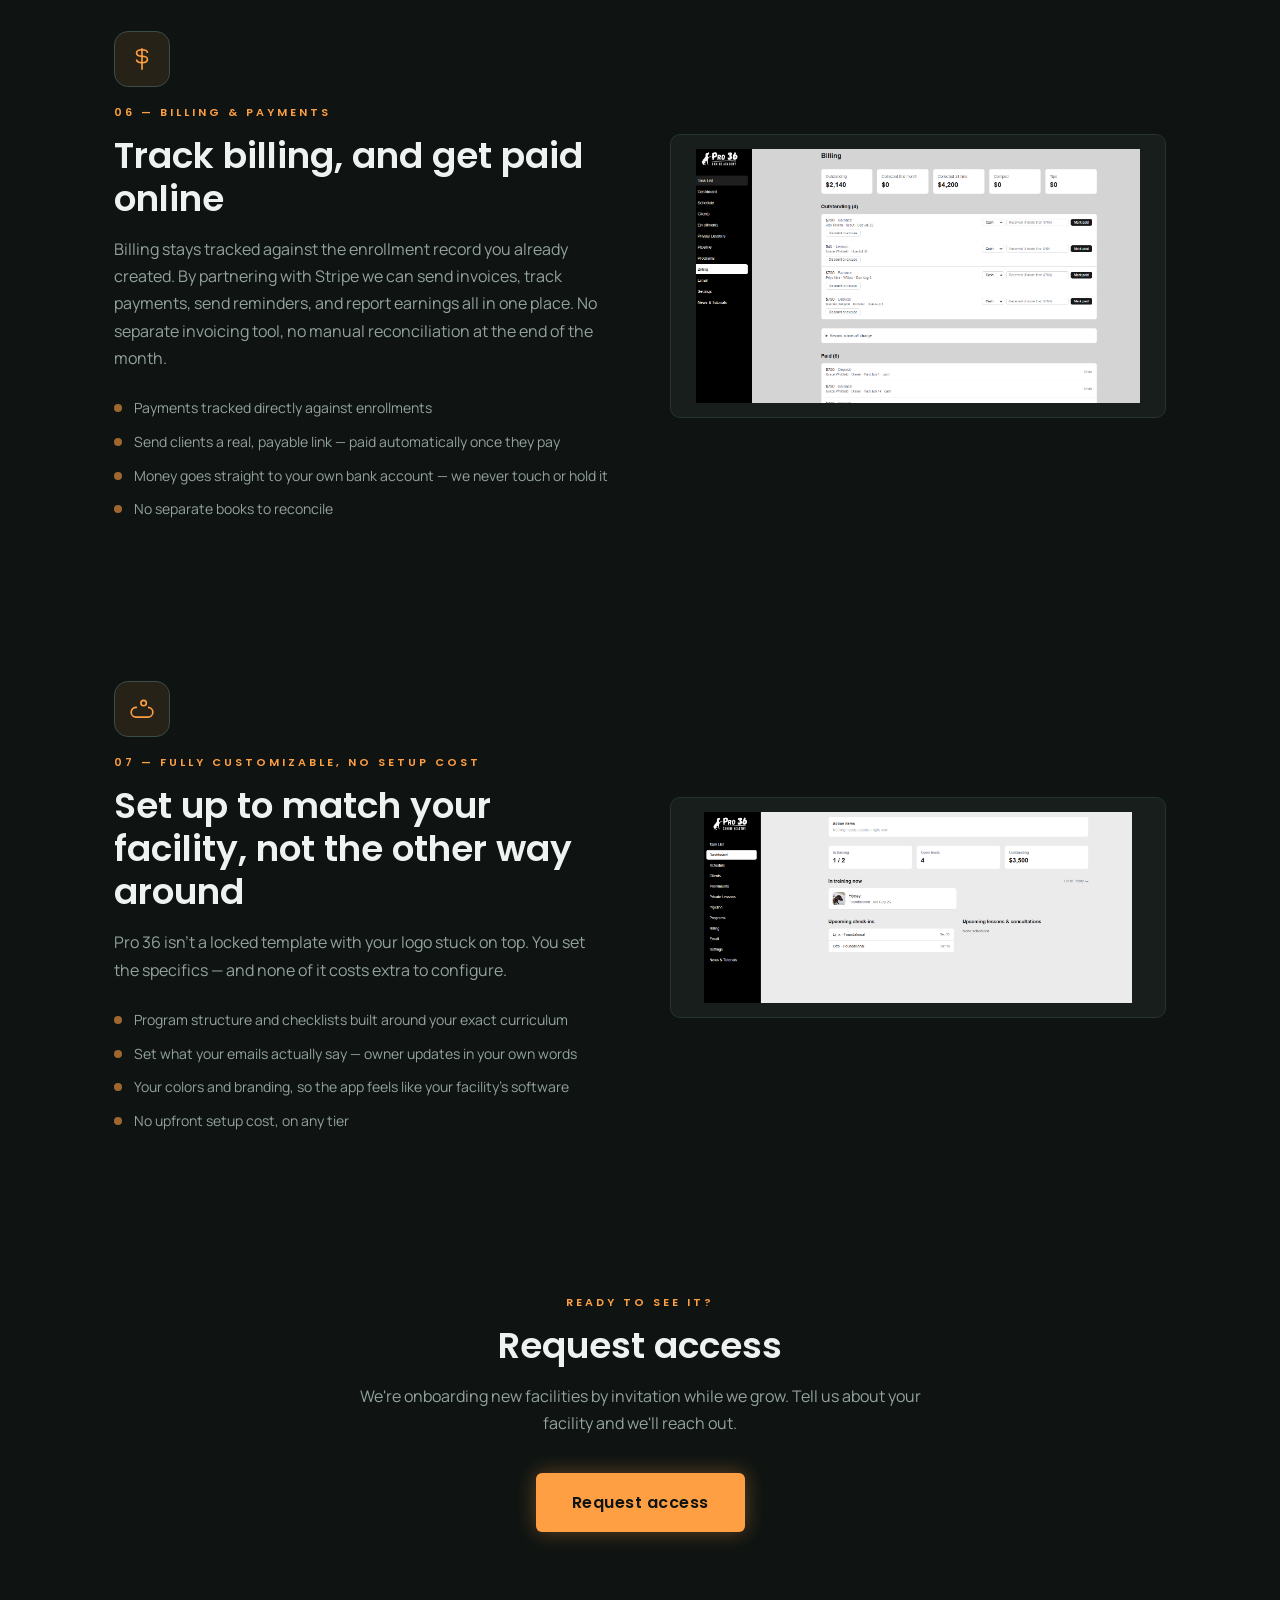
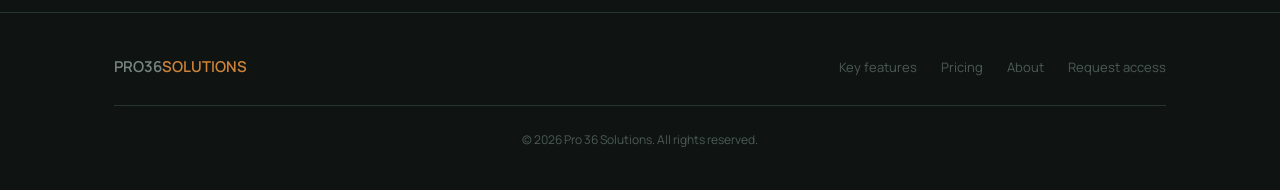
<file: key-features.html>
<!DOCTYPE html>
<html lang="en">
<head>
  <meta charset="UTF-8" />
  <meta name="viewport" content="width=device-width, initial-scale=1.0" />
  <title>Dog Training Software Features | Pro 36 Solutions</title>
  <meta name="description" content="Dog training software features: leads, enrollments, training logs, hands-free voice notes, owner updates, and online payments — everything a board-and-train facility needs, in one platform." />
  <link rel="canonical" href="https://pro36solutions.com/key-features.html" />
  <link rel="icon" href="favicon.svg" type="image/svg+xml" />
  <meta property="og:title" content="Dog Training Software Features | Pro 36 Solutions" />
  <meta property="og:description" content="Dog training software features: leads, enrollments, training logs, hands-free voice notes, owner updates, and online payments — everything a board-and-train facility needs, in one platform." />
  <meta property="og:type" content="website" />
  <meta property="og:url" content="https://pro36solutions.com/key-features.html" />
  <meta property="og:image" content="https://pro36solutions.com/images/hero-dashboard.png" />
  <meta property="og:image:width" content="1632" />
  <meta property="og:image:height" content="727" />
  <meta name="twitter:card" content="summary_large_image" />
  <meta name="twitter:title" content="Dog Training Software Features | Pro 36 Solutions" />
  <meta name="twitter:description" content="Dog training software features: leads, enrollments, training logs, hands-free voice notes, owner updates, and online payments — everything a board-and-train facility needs, in one platform." />
  <meta name="twitter:image" content="https://pro36solutions.com/images/hero-dashboard.png" />
  <link rel="preconnect" href="https://fonts.googleapis.com" />
  <link rel="preconnect" href="https://fonts.gstatic.com" crossorigin />
  <link href="https://fonts.googleapis.com/css2?family=Poppins:wght@500;600;700&family=Manrope:wght@400;500;600;700&display=swap" rel="stylesheet" />
  <link rel="stylesheet" href="style.css" />
</head>
<body>

  <nav>
    <div class="nav-inner">
      <a href="index.html" class="nav-logo">PRO36<span>SOLUTIONS</span></a>
      <ul class="nav-links" id="navLinks">
        <li><a href="index.html">Home</a></li>
        <li><a href="key-features.html" class="active">Key features</a></li>
        <li><a href="pricing.html">Pricing</a></li>
        <li><a href="about.html">About</a></li>
      </ul>
      <a href="request-access.html" class="nav-cta">Request access</a>
      <button class="nav-mobile-toggle" onclick="document.getElementById('navLinks').classList.toggle('open')" aria-label="Toggle menu">&#9776;</button>
    </div>
  </nav>

  <main>

    <div class="page-hero">
      <div class="container">
        <span class="label">Key features</span>
        <h1>Everything from first lead to next month's invoice</h1>
        <p>Seven pieces of running a training business, tracked in one connected system, from the first phone call to the invoice you send at graduation &mdash; set up to match your facility, not a generic template.</p>
      </div>
    </div>

    <!-- 1. LEADS & CONSULTS -->
    <section>
      <div class="container">
        <div class="two-col">
          <div>
            <div class="icon-badge icon-badge-lg"><svg width="26" height="26" fill="none" stroke="currentColor" stroke-width="1.5" viewBox="0 0 24 24"><circle cx="9" cy="8" r="3.2"/><path d="M2.5 20c0-3.6 2.9-6.2 6.5-6.2s6.5 2.6 6.5 6.2"/><circle cx="18" cy="7" r="2.3"/><path d="M15.5 13.3c2.7.4 4.9 2.6 4.9 5.7"/></svg></div>
            <span class="label">01 &mdash; Leads &amp; consults</span>
            <h2 style="margin-bottom: 16px;">A pipeline that doesn't leak</h2>
            <p style="margin-bottom: 24px;">Every inquiry gets tracked from first contact through consult to enrollment, so no lead just quietly disappears in a group text or a sticky note.</p>
            <ul style="list-style: none; display: flex; flex-direction: column; gap: 10px;">
              <li style="font-size: 14px; color: var(--text-muted); padding-left: 20px; position: relative;"><span style="position:absolute;left:0;top:8px;width:8px;height:8px;border-radius:50%;background:var(--accent);opacity:0.6;"></span>Lead status tracked from inquiry to consult to enrollment</li>
              <li style="font-size: 14px; color: var(--text-muted); padding-left: 20px; position: relative;"><span style="position:absolute;left:0;top:8px;width:8px;height:8px;border-radius:50%;background:var(--accent);opacity:0.6;"></span>Nothing sits untouched without you noticing</li>
              <li style="font-size: 14px; color: var(--text-muted); padding-left: 20px; position: relative;"><span style="position:absolute;left:0;top:8px;width:8px;height:8px;border-radius:50%;background:var(--accent);opacity:0.6;"></span>Consult notes tied to the dog, visible later</li>
            </ul>
          </div>
          <div class="screenshot-frame" style="aspect-ratio: 1685 / 942;">
            <img src="images/feature-leads.png" alt="Pipeline board showing leads at each stage: new inquiries, consult scheduled, consult done, and passed" class="img-fit" />
          </div>
        </div>
      </div>
    </section>

    <!-- 2. ENROLLMENTS -->
    <section>
      <div class="container">
        <div class="two-col">
          <div class="screenshot-frame" style="aspect-ratio: 1657 / 851; order: -1;">
            <img src="images/feature-enrollments.png" alt="Enrollments list grouped by in training, scheduled, and past" class="img-fit" />
          </div>
          <div>
            <div class="icon-badge icon-badge-lg"><svg width="26" height="26" fill="none" stroke="currentColor" stroke-width="1.5" viewBox="0 0 24 24"><path d="M9 15l6-6"/><path d="M13 5l1.5-1.5a3.5 3.5 0 015 5L18 10"/><path d="M11 19l-1.5 1.5a3.5 3.5 0 01-5-5L6 14"/></svg></div>
            <span class="label">02 &mdash; Enrollments</span>
            <h2 style="margin-bottom: 16px;">One record, start to finish</h2>
            <p style="margin-bottom: 24px;">Client, dog, and program tied together the moment someone enrolls &mdash; so training logs, updates, and billing are all working off the same source of truth.</p>
            <ul style="list-style: none; display: flex; flex-direction: column; gap: 10px;">
              <li style="font-size: 14px; color: var(--text-muted); padding-left: 20px; position: relative;"><span style="position:absolute;left:0;top:8px;width:8px;height:8px;border-radius:50%;background:var(--accent);opacity:0.6;"></span>Program, client, and dog linked automatically</li>
              <li style="font-size: 14px; color: var(--text-muted); padding-left: 20px; position: relative;"><span style="position:absolute;left:0;top:8px;width:8px;height:8px;border-radius:50%;background:var(--accent);opacity:0.6;"></span>No re-entering the same info across separate tools</li>
            </ul>
          </div>
        </div>
      </div>
    </section>

    <!-- 3. TRAINING LOGS -->
    <section>
      <div class="container">
        <div class="two-col">
          <div>
            <div class="icon-badge icon-badge-lg"><svg width="26" height="26" fill="none" stroke="currentColor" stroke-width="1.5" viewBox="0 0 24 24"><rect x="5" y="4" width="14" height="17" rx="2"/><path d="M9 2h6v3H9z"/><path d="M8 11l2 2 4-4"/><path d="M8 17h6"/></svg></div>
            <span class="label">03 &mdash; Training logs &amp; program checklists</span>
            <h2 style="margin-bottom: 16px;">Fully customizable programs</h2>
            <p style="margin-bottom: 24px;">Adjust the software to match your specific program, step by step through your exact curriculum. Structured tracking any trainer on staff can pick up and continue, whether they logged day one or day twenty.</p>
            <ul style="list-style: none; display: flex; flex-direction: column; gap: 10px;">
              <li style="font-size: 14px; color: var(--text-muted); padding-left: 20px; position: relative;"><span style="position:absolute;left:0;top:8px;width:8px;height:8px;border-radius:50%;background:var(--accent);opacity:0.6;"></span>Checklists built around your exact program</li>
              <li style="font-size: 14px; color: var(--text-muted); padding-left: 20px; position: relative;"><span style="position:absolute;left:0;top:8px;width:8px;height:8px;border-radius:50%;background:var(--accent);opacity:0.6;"></span>Daily logs any staff trainer can read and continue</li>
              <li style="font-size: 14px; color: var(--text-muted); padding-left: 20px; position: relative;"><span style="position:absolute;left:0;top:8px;width:8px;height:8px;border-radius:50%;background:var(--accent);opacity:0.6;"></span>A running history tied to the dog, so it never leaves when a trainer does</li>
            </ul>
          </div>
          <div class="screenshot-frame" style="aspect-ratio: 1601 / 947;">
            <img src="images/feature-training-logs.png" alt="Rating-over-time chart tracking a dog's progress across each command, with training notes below" class="img-fit" />
          </div>
        </div>
      </div>
    </section>

    <!-- 4. VOICE NOTES -->
    <section>
      <div class="container">
        <div class="two-col">
          <div>
            <div class="icon-badge icon-badge-lg"><svg width="26" height="26" fill="none" stroke="currentColor" stroke-width="1.5" viewBox="0 0 24 24"><rect x="9" y="2" width="6" height="12" rx="3"/><path d="M5 10a7 7 0 0014 0"/><path d="M12 17v5M9 22h6"/></svg></div>
            <span class="label">04 &mdash; Voice notes</span>
            <h2 style="margin-bottom: 16px;">No more typing, just say it</h2>
            <p style="margin-bottom: 24px;">Out in the field with a leash in one hand, you're not stopping to type. Just talk &mdash; your voice note is transcribed straight into the dog's training log, no typing required.</p>
            <ul style="list-style: none; display: flex; flex-direction: column; gap: 10px;">
              <li style="font-size: 14px; color: var(--text-muted); padding-left: 20px; position: relative;"><span style="position:absolute;left:0;top:8px;width:8px;height:8px;border-radius:50%;background:var(--accent);opacity:0.6;"></span>Hands-free, on the spot &mdash; no phone typing between reps</li>
              <li style="font-size: 14px; color: var(--text-muted); padding-left: 20px; position: relative;"><span style="position:absolute;left:0;top:8px;width:8px;height:8px;border-radius:50%;background:var(--accent);opacity:0.6;"></span>Transcribed automatically into the dog's record</li>
              <li style="font-size: 14px; color: var(--text-muted); padding-left: 20px; position: relative;"><span style="position:absolute;left:0;top:8px;width:8px;height:8px;border-radius:50%;background:var(--accent);opacity:0.6;"></span>Feeds straight into training logs and owner updates</li>
            </ul>
          </div>
          <div class="screenshot-frame" style="aspect-ratio: 1570 / 835;">
            <img src="images/feature-voice-notes.png" alt="A training note logged by voice, tagged with the voice badge, right alongside typed notes" class="img-fit" />
          </div>
        </div>
      </div>
    </section>

    <!-- 5. OWNER UPDATES -->
    <section>
      <div class="container">
        <div class="two-col">
          <div class="screenshot-frame" style="aspect-ratio: 1416 / 767; order: -1;">
            <img src="images/feature-owner-updates.png" alt="A sent weekly owner update, drafted per command with an email confirmation" class="img-fit" />
          </div>
          <div>
            <div class="icon-badge icon-badge-lg"><svg width="26" height="26" fill="none" stroke="currentColor" stroke-width="1.5" viewBox="0 0 24 24"><rect x="3" y="5" width="18" height="14" rx="2"/><path d="M3 7l9 6 9-6"/></svg></div>
            <span class="label">05 &mdash; Weekly owner updates</span>
            <h2 style="margin-bottom: 16px;">AI drafts it, you send it</h2>
            <p style="margin-bottom: 24px;">Updates and training recommendations are generated automatically from the same training logs your staff is already keeping, and can be sent directly from the platform &mdash; no separate email client, no starting from a blank page.</p>
            <ul style="list-style: none; display: flex; flex-direction: column; gap: 10px;">
              <li style="font-size: 14px; color: var(--text-muted); padding-left: 20px; position: relative;"><span style="position:absolute;left:0;top:8px;width:8px;height:8px;border-radius:50%;background:var(--accent);opacity:0.6;"></span>Built from real training-log data, written in your voice</li>
              <li style="font-size: 14px; color: var(--text-muted); padding-left: 20px; position: relative;"><span style="position:absolute;left:0;top:8px;width:8px;height:8px;border-radius:50%;background:var(--accent);opacity:0.6;"></span>AI-generated training recommendations included</li>
              <li style="font-size: 14px; color: var(--text-muted); padding-left: 20px; position: relative;"><span style="position:absolute;left:0;top:8px;width:8px;height:8px;border-radius:50%;background:var(--accent);opacity:0.6;"></span>Sent straight from the platform, ready to review first</li>
            </ul>
          </div>
        </div>
      </div>
    </section>

    <!-- 5. BILLING -->
    <section style="border-bottom: none;">
      <div class="container">
        <div class="two-col">
          <div>
            <div class="icon-badge icon-badge-lg"><svg width="26" height="26" fill="none" stroke="currentColor" stroke-width="1.5" viewBox="0 0 24 24"><path d="M12 2v20"/><path d="M17 6.5c0-1.9-2.2-3-5-3s-5 1.2-5 3 2.2 3 5 3 5 1.1 5 3-2.2 3-5 3-5-1.1-5-3"/></svg></div>
            <span class="label">06 &mdash; Billing &amp; payments</span>
            <h2 style="margin-bottom: 16px;">Track billing, and get paid online</h2>
            <p style="margin-bottom: 24px;">Billing stays tracked against the enrollment record you already created. By partnering with Stripe we can send invoices, track payments, send reminders, and report earnings all in one place. No separate invoicing tool, no manual reconciliation at the end of the month.</p>
            <ul style="list-style: none; display: flex; flex-direction: column; gap: 10px;">
              <li style="font-size: 14px; color: var(--text-muted); padding-left: 20px; position: relative;"><span style="position:absolute;left:0;top:8px;width:8px;height:8px;border-radius:50%;background:var(--accent);opacity:0.6;"></span>Payments tracked directly against enrollments</li>
              <li style="font-size: 14px; color: var(--text-muted); padding-left: 20px; position: relative;"><span style="position:absolute;left:0;top:8px;width:8px;height:8px;border-radius:50%;background:var(--accent);opacity:0.6;"></span>Send clients a real, payable link &mdash; paid automatically once they pay</li>
              <li style="font-size: 14px; color: var(--text-muted); padding-left: 20px; position: relative;"><span style="position:absolute;left:0;top:8px;width:8px;height:8px;border-radius:50%;background:var(--accent);opacity:0.6;"></span>Money goes straight to your own bank account &mdash; we never touch or hold it</li>
              <li style="font-size: 14px; color: var(--text-muted); padding-left: 20px; position: relative;"><span style="position:absolute;left:0;top:8px;width:8px;height:8px;border-radius:50%;background:var(--accent);opacity:0.6;"></span>No separate books to reconcile</li>
            </ul>
          </div>
          <div class="screenshot-frame" style="aspect-ratio: 1597 / 917;">
            <img src="images/feature-billing.png" alt="Billing dashboard showing outstanding balances, collected totals, and a paid/outstanding breakdown" class="img-fit" />
          </div>
        </div>
      </div>
    </section>

    <!-- 7. CUSTOMIZATION -->
    <section style="border-bottom: none;">
      <div class="container">
        <div class="two-col">
          <div>
            <div class="icon-badge icon-badge-lg"><svg width="26" height="26" fill="none" stroke="currentColor" stroke-width="1.5" viewBox="0 0 24 24"><circle cx="13.5" cy="6.5" r="2.5"/><path d="M17.5 10.5c2.5 0 4.5 2 4.5 4.5s-2 4.5-4.5 4.5H6.5A4.5 4.5 0 012 15a4.5 4.5 0 015.4-4.4"/></svg></div>
            <span class="label">07 &mdash; Fully customizable, no setup cost</span>
            <h2 style="margin-bottom: 16px;">Set up to match your facility, not the other way around</h2>
            <p style="margin-bottom: 24px;">Pro 36 isn't a locked template with your logo stuck on top. You set the specifics &mdash; and none of it costs extra to configure.</p>
            <ul style="list-style: none; display: flex; flex-direction: column; gap: 10px;">
              <li style="font-size: 14px; color: var(--text-muted); padding-left: 20px; position: relative;"><span style="position:absolute;left:0;top:8px;width:8px;height:8px;border-radius:50%;background:var(--accent);opacity:0.6;"></span>Program structure and checklists built around your exact curriculum</li>
              <li style="font-size: 14px; color: var(--text-muted); padding-left: 20px; position: relative;"><span style="position:absolute;left:0;top:8px;width:8px;height:8px;border-radius:50%;background:var(--accent);opacity:0.6;"></span>Set what your emails actually say &mdash; owner updates in your own words</li>
              <li style="font-size: 14px; color: var(--text-muted); padding-left: 20px; position: relative;"><span style="position:absolute;left:0;top:8px;width:8px;height:8px;border-radius:50%;background:var(--accent);opacity:0.6;"></span>Your colors and branding, so the app feels like your facility's software</li>
              <li style="font-size: 14px; color: var(--text-muted); padding-left: 20px; position: relative;"><span style="position:absolute;left:0;top:8px;width:8px;height:8px;border-radius:50%;background:var(--accent);opacity:0.6;"></span>No upfront setup cost, on any tier</li>
            </ul>
          </div>
          <div class="screenshot-frame" style="aspect-ratio: 1632 / 727;">
            <img src="images/hero-dashboard.png" alt="Pro 36 dashboard shown with a facility's own branding and colors applied" class="img-fit" />
          </div>
        </div>
      </div>
    </section>

    <!-- BOTTOM CTA -->
    <section style="border-bottom: none;">
      <div class="container" style="text-align: center; max-width: 640px;">
        <span class="label">Ready to see it?</span>
        <h2 style="margin-bottom: 16px;">Request access</h2>
        <p style="font-size: 16px; margin-bottom: 36px;">We're onboarding new facilities by invitation while we grow. Tell us about your facility and we'll reach out.</p>
        <a href="request-access.html" class="btn btn-primary" style="font-size: 16px; padding: 16px 36px;">Request access</a>
      </div>
    </section>

  </main>

  <footer>
    <div class="container">
      <div class="footer-inner">
        <div class="footer-logo">PRO36<span>SOLUTIONS</span></div>
        <ul class="footer-nav">
          <li><a href="key-features.html">Key features</a></li>
          <li><a href="pricing.html">Pricing</a></li>
          <li><a href="about.html">About</a></li>
          <li><a href="request-access.html">Request access</a></li>
        </ul>
      </div>
      <div class="footer-copy">&copy; 2026 Pro 36 Solutions. All rights reserved.</div>
    </div>
  </footer>

</body>
</html>
</file>
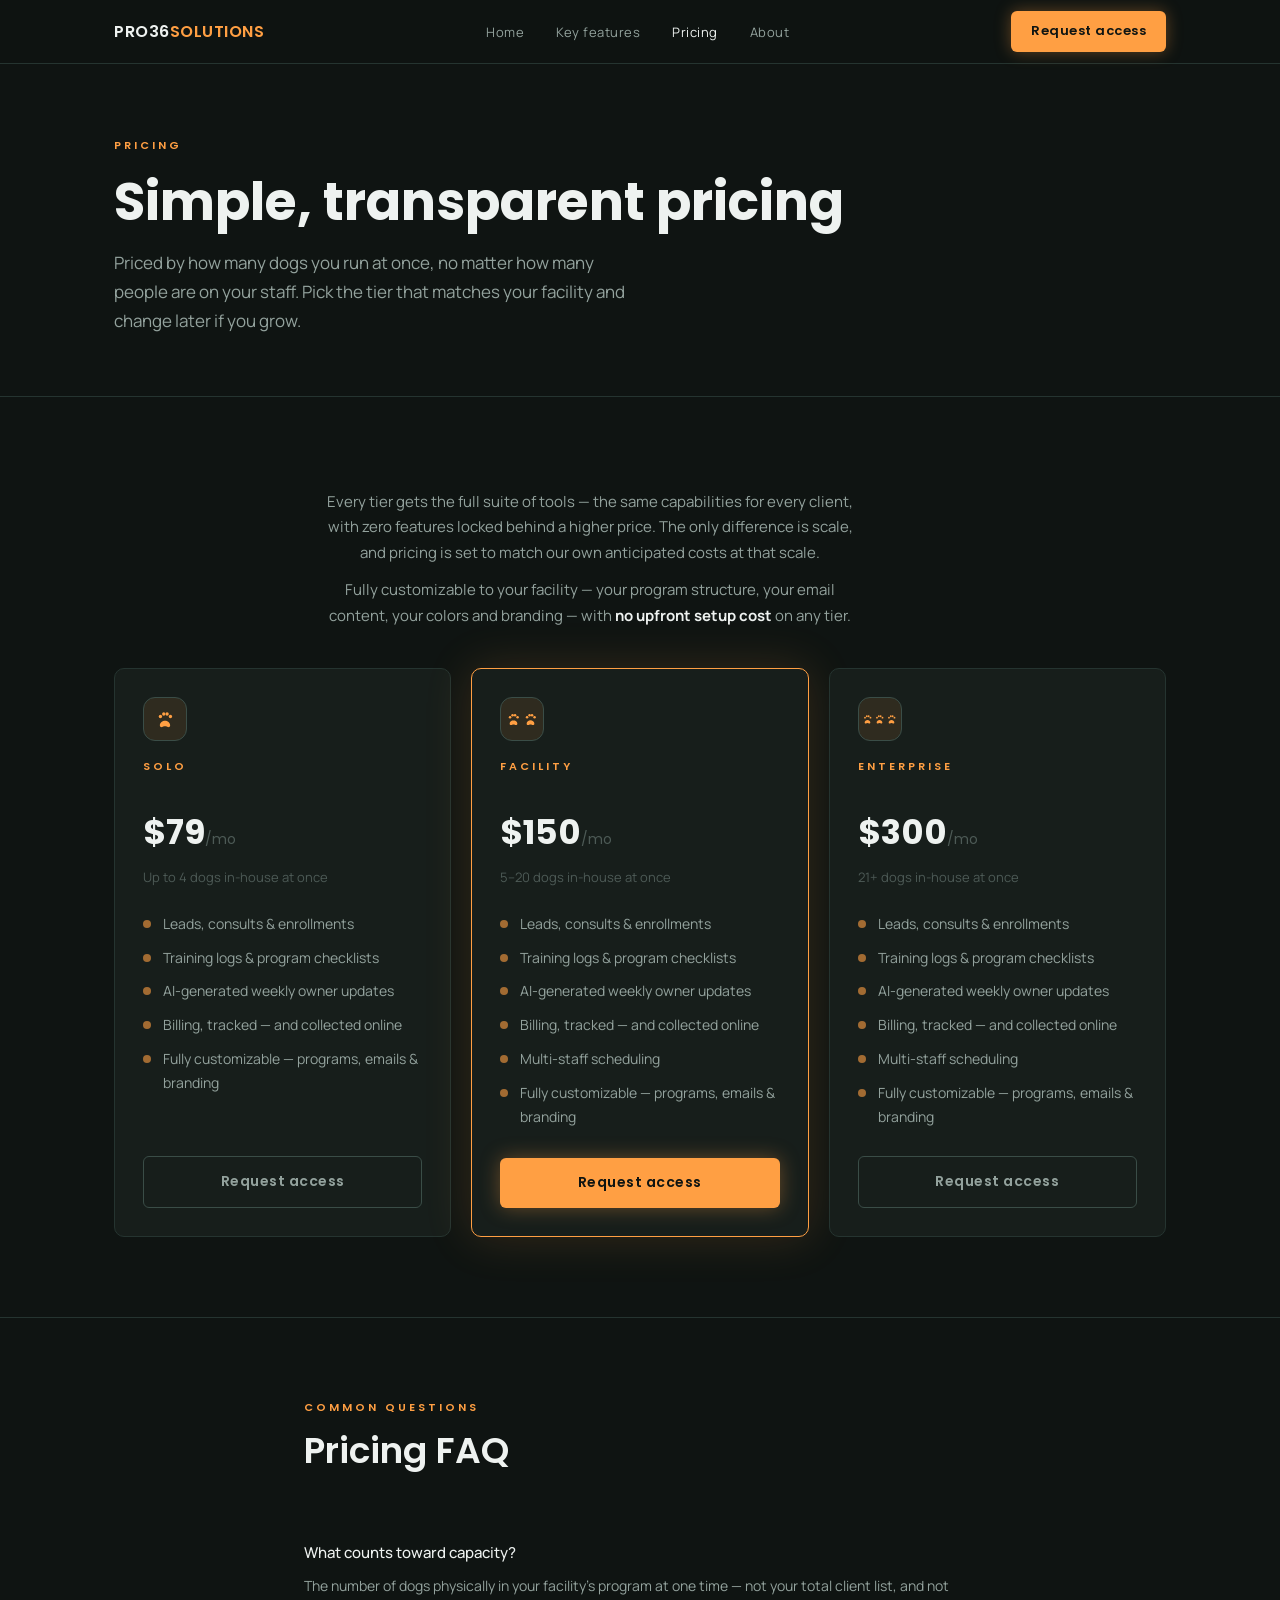
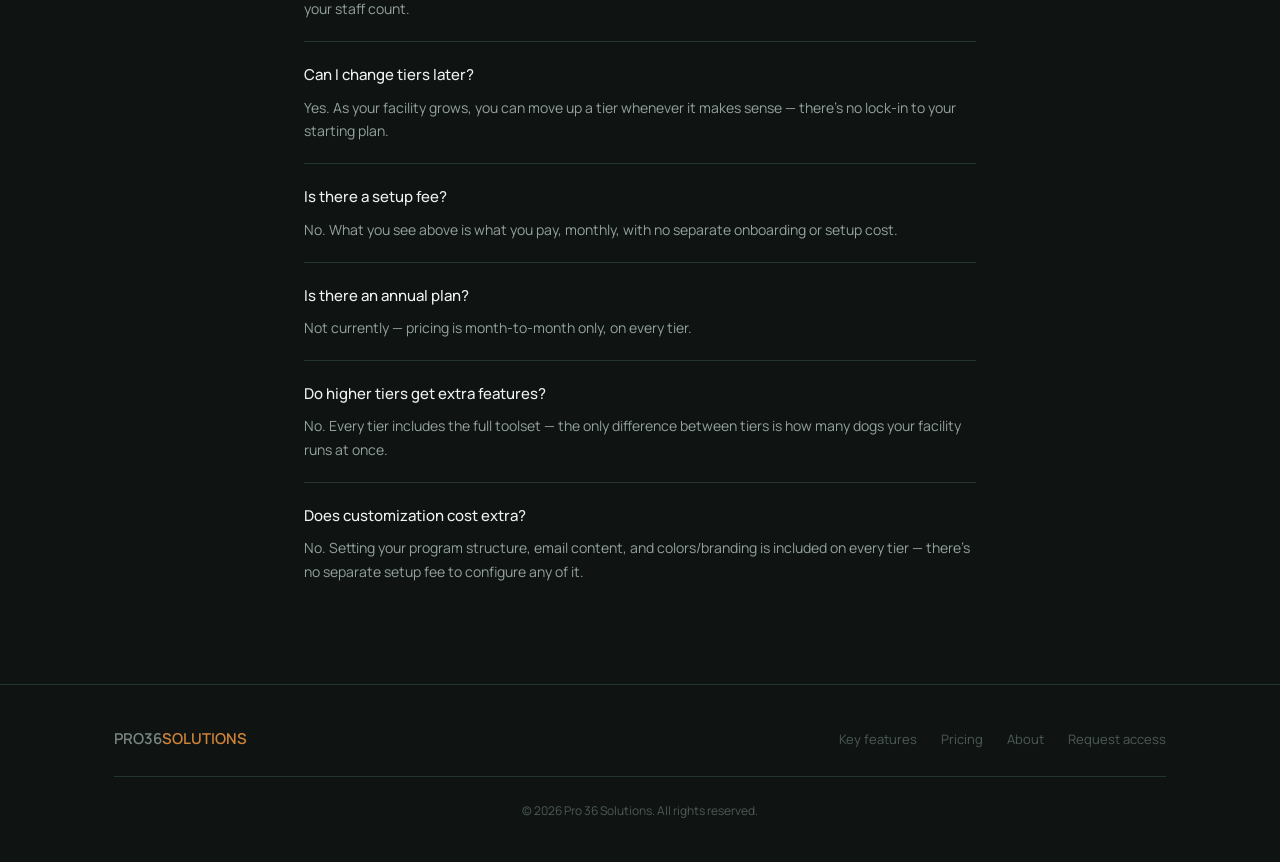
<file: pricing.html>
<!DOCTYPE html>
<html lang="en">
<head>
  <meta charset="UTF-8" />
  <meta name="viewport" content="width=device-width, initial-scale=1.0" />
  <title>Dog Training Software Pricing | Pro 36 Solutions</title>
  <meta name="description" content="Simple, capacity-based pricing for Pro 36 Solutions dog training software — no per-seat fees, no setup costs, one price per tier." />
  <link rel="canonical" href="https://pro36solutions.com/pricing.html" />
  <link rel="icon" href="favicon.svg" type="image/svg+xml" />
  <meta property="og:title" content="Dog Training Software Pricing | Pro 36 Solutions" />
  <meta property="og:description" content="Simple, capacity-based pricing for Pro 36 Solutions dog training software — no per-seat fees, no setup costs, one price per tier." />
  <meta property="og:type" content="website" />
  <meta property="og:url" content="https://pro36solutions.com/pricing.html" />
  <meta property="og:image" content="https://pro36solutions.com/images/hero-dashboard.png" />
  <meta property="og:image:width" content="1632" />
  <meta property="og:image:height" content="727" />
  <meta name="twitter:card" content="summary_large_image" />
  <meta name="twitter:title" content="Dog Training Software Pricing | Pro 36 Solutions" />
  <meta name="twitter:description" content="Simple, capacity-based pricing for Pro 36 Solutions dog training software — no per-seat fees, no setup costs, one price per tier." />
  <meta name="twitter:image" content="https://pro36solutions.com/images/hero-dashboard.png" />
  <link rel="preconnect" href="https://fonts.googleapis.com" />
  <link rel="preconnect" href="https://fonts.gstatic.com" crossorigin />
  <link href="https://fonts.googleapis.com/css2?family=Poppins:wght@500;600;700&family=Manrope:wght@400;500;600;700&display=swap" rel="stylesheet" />
  <link rel="stylesheet" href="style.css" />
</head>
<body>

  <nav>
    <div class="nav-inner">
      <a href="index.html" class="nav-logo">PRO36<span>SOLUTIONS</span></a>
      <ul class="nav-links" id="navLinks">
        <li><a href="index.html">Home</a></li>
        <li><a href="key-features.html">Key features</a></li>
        <li><a href="pricing.html" class="active">Pricing</a></li>
        <li><a href="about.html">About</a></li>
      </ul>
      <a href="request-access.html" class="nav-cta">Request access</a>
      <button class="nav-mobile-toggle" onclick="document.getElementById('navLinks').classList.toggle('open')" aria-label="Toggle menu">&#9776;</button>
    </div>
  </nav>

  <main>

    <div class="page-hero">
      <div class="container">
        <span class="label">Pricing</span>
        <h1>Simple, transparent pricing</h1>
        <p>Priced by how many dogs you run at once, no matter how many people are on your staff. Pick the tier that matches your facility and change later if you grow.</p>
      </div>
    </div>

    <!-- PRICING TIERS -->
    <section>
      <div class="container">
        <div class="section-header" style="text-align: center; margin: 0 auto 40px; max-width: 640px;">
          <p style="font-size: 15px;">Every tier gets the full suite of tools &mdash; the same capabilities for every client, with zero features locked behind a higher price. The only difference is scale, and pricing is set to match our own anticipated costs at that scale.</p>
          <p style="font-size: 15px;">Fully customizable to your facility &mdash; your program structure, your email content, your colors and branding &mdash; with <strong style="color: var(--text);">no upfront setup cost</strong> on any tier.</p>
        </div>
        <div class="three-col">

          <div class="card price-tier">
            <div class="icon-badge"><svg width="20" height="20" fill="currentColor" viewBox="0 0 24 24"><path d="M12 14c-3 0-6.2 2.4-6.2 5.5 0 1.9 1.5 2.6 2.8 2.1.9-.3 1.7-.9 3.4-.9s2.5.6 3.4.9c1.3.5 2.8-.2 2.8-2.1 0-3.1-3.2-5.5-6.2-5.5z"/><circle cx="6.5" cy="9" r="2"/><circle cx="10.5" cy="6" r="2"/><circle cx="14.5" cy="6" r="2"/><circle cx="18.5" cy="9" r="2"/></svg></div>
            <span class="label">Solo</span>
            <div class="price">$79<span>/mo</span></div>
            <div class="capacity">Up to 4 dogs in-house at once</div>
            <ul>
              <li>Leads, consults &amp; enrollments</li>
              <li>Training logs &amp; program checklists</li>
              <li>AI-generated weekly owner updates</li>
              <li>Billing, tracked &mdash; and collected online</li>
              <li>Fully customizable &mdash; programs, emails &amp; branding</li>
            </ul>
            <a href="request-access.html" class="btn btn-ghost" style="display: block; text-align: center;">Request access</a>
          </div>

          <div class="card price-tier featured">
            <div class="icon-badge" style="display: flex; gap: 2px;"><svg width="15" height="20" fill="currentColor" viewBox="0 0 24 24"><path d="M12 14c-3 0-6.2 2.4-6.2 5.5 0 1.9 1.5 2.6 2.8 2.1.9-.3 1.7-.9 3.4-.9s2.5.6 3.4.9c1.3.5 2.8-.2 2.8-2.1 0-3.1-3.2-5.5-6.2-5.5z"/><circle cx="6.5" cy="9" r="2"/><circle cx="10.5" cy="6" r="2"/><circle cx="14.5" cy="6" r="2"/><circle cx="18.5" cy="9" r="2"/></svg><svg width="15" height="20" fill="currentColor" viewBox="0 0 24 24"><path d="M12 14c-3 0-6.2 2.4-6.2 5.5 0 1.9 1.5 2.6 2.8 2.1.9-.3 1.7-.9 3.4-.9s2.5.6 3.4.9c1.3.5 2.8-.2 2.8-2.1 0-3.1-3.2-5.5-6.2-5.5z"/><circle cx="6.5" cy="9" r="2"/><circle cx="10.5" cy="6" r="2"/><circle cx="14.5" cy="6" r="2"/><circle cx="18.5" cy="9" r="2"/></svg></div>
            <span class="label">Facility</span>
            <div class="price">$150<span>/mo</span></div>
            <div class="capacity">5&ndash;20 dogs in-house at once</div>
            <ul>
              <li>Leads, consults &amp; enrollments</li>
              <li>Training logs &amp; program checklists</li>
              <li>AI-generated weekly owner updates</li>
              <li>Billing, tracked &mdash; and collected online</li>
              <li>Multi-staff scheduling</li>
              <li>Fully customizable &mdash; programs, emails &amp; branding</li>
            </ul>
            <a href="request-access.html" class="btn btn-primary" style="display: block; text-align: center;">Request access</a>
          </div>

          <div class="card price-tier">
            <div class="icon-badge" style="display: flex; gap: 1px;"><svg width="11" height="20" fill="currentColor" viewBox="0 0 24 24"><path d="M12 14c-3 0-6.2 2.4-6.2 5.5 0 1.9 1.5 2.6 2.8 2.1.9-.3 1.7-.9 3.4-.9s2.5.6 3.4.9c1.3.5 2.8-.2 2.8-2.1 0-3.1-3.2-5.5-6.2-5.5z"/><circle cx="6.5" cy="9" r="2"/><circle cx="10.5" cy="6" r="2"/><circle cx="14.5" cy="6" r="2"/><circle cx="18.5" cy="9" r="2"/></svg><svg width="11" height="20" fill="currentColor" viewBox="0 0 24 24"><path d="M12 14c-3 0-6.2 2.4-6.2 5.5 0 1.9 1.5 2.6 2.8 2.1.9-.3 1.7-.9 3.4-.9s2.5.6 3.4.9c1.3.5 2.8-.2 2.8-2.1 0-3.1-3.2-5.5-6.2-5.5z"/><circle cx="6.5" cy="9" r="2"/><circle cx="10.5" cy="6" r="2"/><circle cx="14.5" cy="6" r="2"/><circle cx="18.5" cy="9" r="2"/></svg><svg width="11" height="20" fill="currentColor" viewBox="0 0 24 24"><path d="M12 14c-3 0-6.2 2.4-6.2 5.5 0 1.9 1.5 2.6 2.8 2.1.9-.3 1.7-.9 3.4-.9s2.5.6 3.4.9c1.3.5 2.8-.2 2.8-2.1 0-3.1-3.2-5.5-6.2-5.5z"/><circle cx="6.5" cy="9" r="2"/><circle cx="10.5" cy="6" r="2"/><circle cx="14.5" cy="6" r="2"/><circle cx="18.5" cy="9" r="2"/></svg></div>
            <span class="label">Enterprise</span>
            <div class="price">$300<span>/mo</span></div>
            <div class="capacity">21+ dogs in-house at once</div>
            <ul>
              <li>Leads, consults &amp; enrollments</li>
              <li>Training logs &amp; program checklists</li>
              <li>AI-generated weekly owner updates</li>
              <li>Billing, tracked &mdash; and collected online</li>
              <li>Multi-staff scheduling</li>
              <li>Fully customizable &mdash; programs, emails &amp; branding</li>
            </ul>
            <a href="request-access.html" class="btn btn-ghost" style="display: block; text-align: center;">Request access</a>
          </div>

        </div>
      </div>
    </section>

    <!-- PRICING FAQ -->
    <section style="border-bottom: none;">
      <div class="container" style="max-width: 720px;">
        <div class="section-header">
          <span class="label">Common questions</span>
          <h2>Pricing FAQ</h2>
        </div>

        <div class="faq-item">
          <div class="faq-q">What counts toward capacity?</div>
          <div class="faq-a">The number of dogs physically in your facility's program at one time &mdash; not your total client list, and not your staff count.</div>
        </div>
        <div class="faq-item">
          <div class="faq-q">Can I change tiers later?</div>
          <div class="faq-a">Yes. As your facility grows, you can move up a tier whenever it makes sense &mdash; there's no lock-in to your starting plan.</div>
        </div>
        <div class="faq-item">
          <div class="faq-q">Is there a setup fee?</div>
          <div class="faq-a">No. What you see above is what you pay, monthly, with no separate onboarding or setup cost.</div>
        </div>
        <div class="faq-item">
          <div class="faq-q">Is there an annual plan?</div>
          <div class="faq-a">Not currently &mdash; pricing is month-to-month only, on every tier.</div>
        </div>
        <div class="faq-item">
          <div class="faq-q">Do higher tiers get extra features?</div>
          <div class="faq-a">No. Every tier includes the full toolset &mdash; the only difference between tiers is how many dogs your facility runs at once.</div>
        </div>
        <div class="faq-item">
          <div class="faq-q">Does customization cost extra?</div>
          <div class="faq-a">No. Setting your program structure, email content, and colors/branding is included on every tier &mdash; there's no separate setup fee to configure any of it.</div>
        </div>
      </div>
    </section>

  </main>

  <footer>
    <div class="container">
      <div class="footer-inner">
        <div class="footer-logo">PRO36<span>SOLUTIONS</span></div>
        <ul class="footer-nav">
          <li><a href="key-features.html">Key features</a></li>
          <li><a href="pricing.html">Pricing</a></li>
          <li><a href="about.html">About</a></li>
          <li><a href="request-access.html">Request access</a></li>
        </ul>
      </div>
      <div class="footer-copy">&copy; 2026 Pro 36 Solutions. All rights reserved.</div>
    </div>
  </footer>

</body>
</html>
</file>
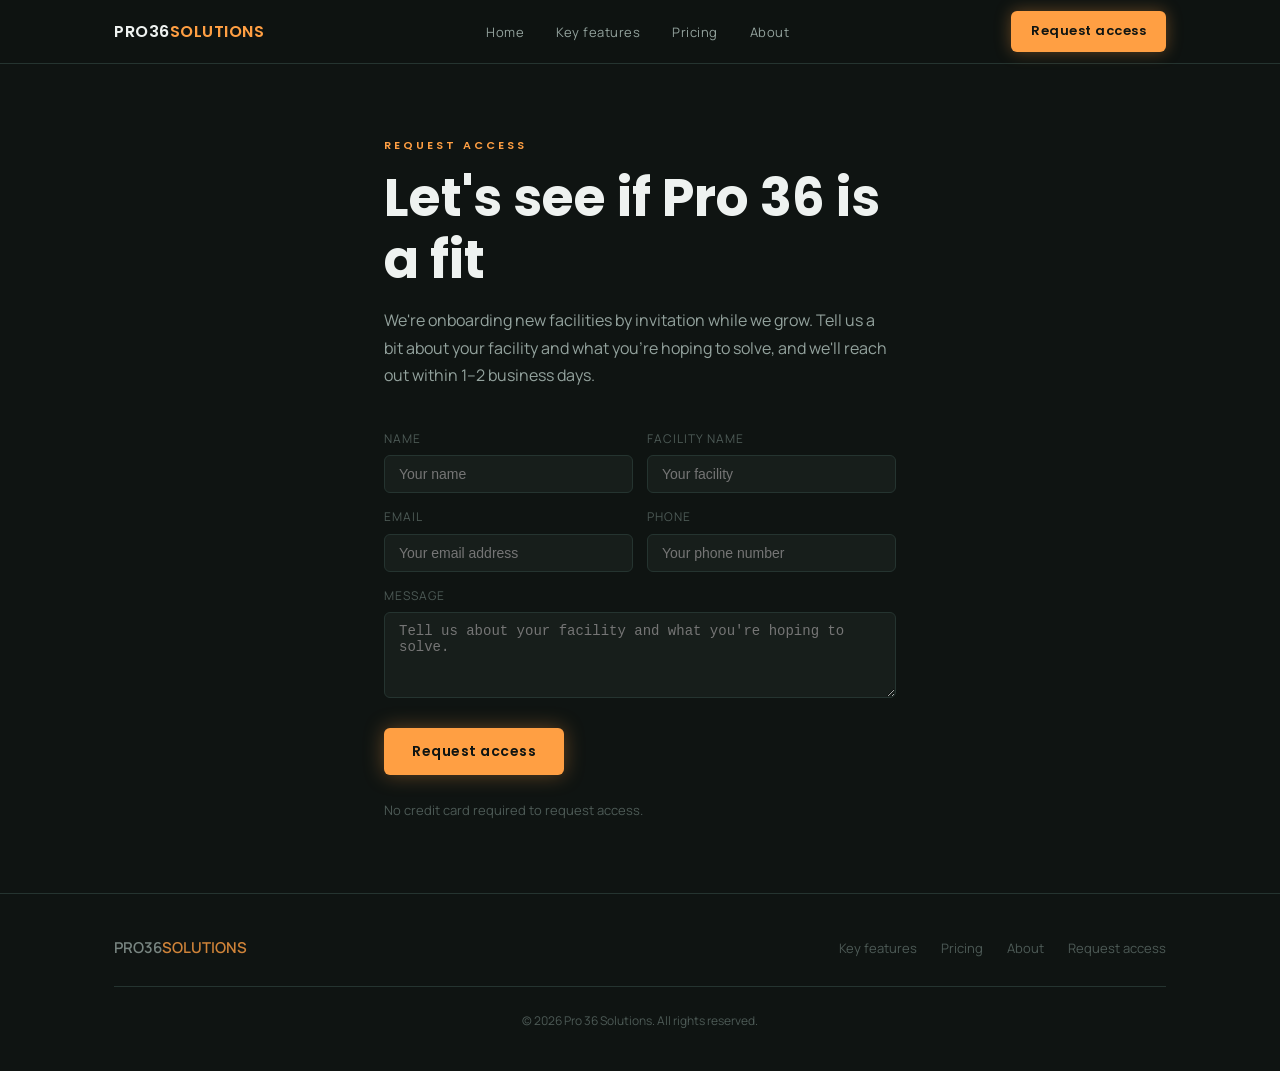
<file: request-access.html>
<!DOCTYPE html>
<html lang="en">
<head>
  <meta charset="UTF-8" />
  <meta name="viewport" content="width=device-width, initial-scale=1.0" />
  <title>Request Access | Dog Training Software | Pro 36 Solutions</title>
  <meta name="description" content="Tell us about your dog-training facility and we'll reach out about getting you set up on Pro 36." />
  <link rel="canonical" href="https://pro36solutions.com/request-access.html" />
  <link rel="icon" href="favicon.svg" type="image/svg+xml" />
  <meta property="og:title" content="Request Access | Dog Training Software | Pro 36 Solutions" />
  <meta property="og:description" content="Tell us about your dog-training facility and we'll reach out about getting you set up on Pro 36." />
  <meta property="og:type" content="website" />
  <meta property="og:url" content="https://pro36solutions.com/request-access.html" />
  <meta property="og:image" content="https://pro36solutions.com/images/hero-dashboard.png" />
  <meta property="og:image:width" content="1632" />
  <meta property="og:image:height" content="727" />
  <meta name="twitter:card" content="summary_large_image" />
  <meta name="twitter:title" content="Request Access | Dog Training Software | Pro 36 Solutions" />
  <meta name="twitter:description" content="Tell us about your dog-training facility and we'll reach out about getting you set up on Pro 36." />
  <meta name="twitter:image" content="https://pro36solutions.com/images/hero-dashboard.png" />
  <link rel="preconnect" href="https://fonts.googleapis.com" />
  <link rel="preconnect" href="https://fonts.gstatic.com" crossorigin />
  <link href="https://fonts.googleapis.com/css2?family=Poppins:wght@500;600;700&family=Manrope:wght@400;500;600;700&display=swap" rel="stylesheet" />
  <link rel="stylesheet" href="style.css" />
</head>
<body>

  <nav>
    <div class="nav-inner">
      <a href="index.html" class="nav-logo">PRO36<span>SOLUTIONS</span></a>
      <ul class="nav-links" id="navLinks">
        <li><a href="index.html">Home</a></li>
        <li><a href="key-features.html">Key features</a></li>
        <li><a href="pricing.html">Pricing</a></li>
        <li><a href="about.html">About</a></li>
      </ul>
      <a href="request-access.html" class="nav-cta">Request access</a>
      <button class="nav-mobile-toggle" onclick="document.getElementById('navLinks').classList.toggle('open')" aria-label="Toggle menu">&#9776;</button>
    </div>
  </nav>

  <main>

    <section style="padding: 72px 0; border-bottom: none;">
      <div class="container" style="max-width: 560px;">
        <span class="label">Request access</span>
        <h1 style="margin-bottom: 16px;">Let's see if Pro 36 is a fit</h1>
        <p style="font-size: 16px; margin-bottom: 40px;">We're onboarding new facilities by invitation while we grow. Tell us a bit about your facility and what you're hoping to solve, and we'll reach out within 1&ndash;2 business days.</p>

        <form name="request-access" method="POST" data-netlify="true" style="display: flex; flex-direction: column; gap: 14px;">
          <input type="hidden" name="form-name" value="request-access" />
          <div style="display: grid; grid-template-columns: 1fr 1fr; gap: 14px;">
            <div>
              <label style="font-size: 12px; color: var(--text-dim); letter-spacing: 1px; text-transform: uppercase; display: block; margin-bottom: 6px;">Name</label>
              <input type="text" name="name" required placeholder="Your name" style="width: 100%; background: var(--bg-card); border: 0.5px solid var(--border); border-radius: var(--radius); padding: 10px 14px; color: var(--text); font-size: 14px; outline: none; box-sizing: border-box;" />
            </div>
            <div>
              <label style="font-size: 12px; color: var(--text-dim); letter-spacing: 1px; text-transform: uppercase; display: block; margin-bottom: 6px;">Facility name</label>
              <input type="text" name="facility" placeholder="Your facility" style="width: 100%; background: var(--bg-card); border: 0.5px solid var(--border); border-radius: var(--radius); padding: 10px 14px; color: var(--text); font-size: 14px; outline: none; box-sizing: border-box;" />
            </div>
          </div>
          <div style="display: grid; grid-template-columns: 1fr 1fr; gap: 14px;">
            <div>
              <label style="font-size: 12px; color: var(--text-dim); letter-spacing: 1px; text-transform: uppercase; display: block; margin-bottom: 6px;">Email</label>
              <input type="email" name="email" required placeholder="Your email address" style="width: 100%; background: var(--bg-card); border: 0.5px solid var(--border); border-radius: var(--radius); padding: 10px 14px; color: var(--text); font-size: 14px; outline: none; box-sizing: border-box;" />
            </div>
            <div>
              <label style="font-size: 12px; color: var(--text-dim); letter-spacing: 1px; text-transform: uppercase; display: block; margin-bottom: 6px;">Phone</label>
              <input type="tel" name="phone" placeholder="Your phone number" style="width: 100%; background: var(--bg-card); border: 0.5px solid var(--border); border-radius: var(--radius); padding: 10px 14px; color: var(--text); font-size: 14px; outline: none; box-sizing: border-box;" />
            </div>
          </div>
          <div>
            <label style="font-size: 12px; color: var(--text-dim); letter-spacing: 1px; text-transform: uppercase; display: block; margin-bottom: 6px;">Message</label>
            <textarea name="message" placeholder="Tell us about your facility and what you're hoping to solve." rows="4" style="width: 100%; background: var(--bg-card); border: 0.5px solid var(--border); border-radius: var(--radius); padding: 10px 14px; color: var(--text); font-size: 14px; outline: none; resize: vertical; box-sizing: border-box;"></textarea>
          </div>
          <button type="submit" class="btn btn-primary" style="align-self: flex-start; margin-top: 8px;">Request access</button>
        </form>

        <p style="margin-top: 24px; font-size: 13px; color: var(--text-dim);">No credit card required to request access.</p>
      </div>
    </section>

  </main>

  <footer>
    <div class="container">
      <div class="footer-inner">
        <div class="footer-logo">PRO36<span>SOLUTIONS</span></div>
        <ul class="footer-nav">
          <li><a href="key-features.html">Key features</a></li>
          <li><a href="pricing.html">Pricing</a></li>
          <li><a href="about.html">About</a></li>
          <li><a href="request-access.html">Request access</a></li>
        </ul>
      </div>
      <div class="footer-copy">&copy; 2026 Pro 36 Solutions. All rights reserved.</div>
    </div>
  </footer>

</body>
</html>
</file>
<file: style.css>
/* =============================================
   PRO 36 SOLUTIONS — Global Styles
   ============================================= */

*, *::before, *::after {
  box-sizing: border-box;
  margin: 0;
  padding: 0;
}

:root {
  --bg:        #0f1412;
  --bg-card:   #171e1b;
  --border:    #253430;
  --border-mid:#3a4d47;
  --text:      #eef2f0;
  --text-muted:#93a29d;
  --text-dim:  #4d5a56;
  --accent:    #ff9f43;
  --accent-dark:#d97e1e;
  --radius:    6px;
  --radius-lg: 10px;
  --max-w:     1100px;
  --nav-h:     64px;
}

html { scroll-behavior: smooth; }

body {
  background: var(--bg);
  color: var(--text);
  font-family: 'Manrope', system-ui, -apple-system, sans-serif;
  font-size: 16px;
  line-height: 1.7;
  -webkit-font-smoothing: antialiased;
}

img {
  display: block;
  max-width: 100%;
  height: auto;
}

a { color: inherit; text-decoration: none; }

:focus-visible {
  outline: 2px solid var(--accent);
  outline-offset: 2px;
}

/* =============================================
   TYPOGRAPHY
   ============================================= */

h1, h2, h3, h4 { font-family: 'Poppins', system-ui, sans-serif; font-weight: 600; line-height: 1.2; color: var(--text); }
h1 { font-size: clamp(32px, 5vw, 52px); font-weight: 700; }
h2 { font-size: clamp(24px, 3vw, 36px); }
h3 { font-size: 20px; }
h4 { font-size: 16px; }

p { color: var(--text-muted); }

.label {
  font-family: 'Poppins', system-ui, sans-serif;
  font-size: 11px;
  font-weight: 600;
  letter-spacing: 3px;
  text-transform: uppercase;
  color: var(--accent);
  display: block;
  margin-bottom: 12px;
}

.section-header { margin-bottom: 48px; }
.section-header p { margin-top: 12px; max-width: 540px; font-size: 15px; }

/* =============================================
   LAYOUT
   ============================================= */

.container {
  max-width: var(--max-w);
  margin: 0 auto;
  padding: 0 24px;
}

section { padding: 80px 0; border-bottom: 0.5px solid var(--border); }
section:last-of-type { border-bottom: none; }

.two-col {
  display: grid;
  grid-template-columns: 1fr 1fr;
  gap: 60px;
  align-items: center;
}

.three-col {
  display: grid;
  grid-template-columns: repeat(3, 1fr);
  gap: 20px;
}

.four-col {
  display: grid;
  grid-template-columns: repeat(4, 1fr);
  gap: 20px;
}

.five-col {
  display: grid;
  grid-template-columns: repeat(5, 1fr);
  gap: 20px;
}

@media (max-width: 1100px) {
  .five-col { grid-template-columns: repeat(3, 1fr); }
}

@media (max-width: 900px) {
  .four-col { grid-template-columns: repeat(2, 1fr); }
}

@media (max-width: 768px) {
  .two-col, .three-col, .four-col, .five-col { grid-template-columns: 1fr; gap: 32px; }
  section { padding: 56px 0; }
}

/* =============================================
   NAVIGATION
   ============================================= */

nav {
  position: fixed;
  top: 0;
  left: 0;
  right: 0;
  height: var(--nav-h);
  background: rgba(15, 20, 18, 0.92);
  backdrop-filter: blur(12px);
  border-bottom: 0.5px solid var(--border);
  z-index: 100;
  display: flex;
  align-items: center;
}

.nav-inner {
  max-width: var(--max-w);
  margin: 0 auto;
  padding: 0 24px;
  width: 100%;
  display: flex;
  align-items: center;
  justify-content: space-between;
}

.nav-logo {
  display: flex;
  align-items: center;
  font-family: 'Poppins', system-ui, sans-serif;
  font-size: 16px;
  font-weight: 600;
  letter-spacing: 0.5px;
  color: var(--text);
}

.nav-logo span { color: var(--accent); }

.nav-links {
  display: flex;
  align-items: center;
  gap: 32px;
  list-style: none;
}

.nav-links a {
  font-size: 13px;
  color: var(--text-muted);
  letter-spacing: 0.5px;
  transition: color 0.2s;
}

.nav-links a:hover,
.nav-links a.active { color: var(--text); }

.nav-cta {
  background: var(--accent);
  color: #0f1412;
  font-family: 'Poppins', system-ui, sans-serif;
  font-size: 13px;
  font-weight: 600;
  padding: 9px 20px;
  border-radius: var(--radius);
  letter-spacing: 0.5px;
  box-shadow: 0 0 16px rgba(255, 159, 67, 0.35);
  transition: box-shadow 0.2s, background 0.2s;
}

.nav-cta:hover { background: var(--accent-dark); color: #fff; box-shadow: 0 0 28px rgba(255, 159, 67, 0.55); }

.nav-mobile-toggle {
  display: none;
  background: none;
  border: none;
  color: var(--text);
  font-size: 24px;
  cursor: pointer;
  padding: 4px;
}

@media (max-width: 768px) {
  .nav-links { display: none; }
  .nav-links.open {
    display: flex;
    flex-direction: column;
    position: absolute;
    top: var(--nav-h);
    left: 0; right: 0;
    background: var(--bg-card);
    border-bottom: 0.5px solid var(--border-mid);
    box-shadow: 0 0 40px rgba(255, 159, 67, 0.12), 0 20px 40px rgba(0, 0, 0, 0.4);
    padding: 20px 24px;
    gap: 20px;
  }
  .nav-mobile-toggle { display: block; }
  .nav-cta { display: none; }
}

/* Page offset for fixed nav */
main { padding-top: var(--nav-h); }

/* =============================================
   BUTTONS
   ============================================= */

.btn {
  display: inline-block;
  padding: 13px 28px;
  border-radius: var(--radius);
  font-family: 'Poppins', system-ui, sans-serif;
  font-size: 14px;
  font-weight: 600;
  letter-spacing: 0.5px;
  cursor: pointer;
  transition: all 0.2s;
  border: none;
}

.btn-primary {
  background: var(--accent);
  color: #0f1412;
  box-shadow: 0 0 20px rgba(255, 159, 67, 0.35);
}

.btn-primary:hover { background: var(--accent-dark); color: #fff; box-shadow: 0 0 36px rgba(255, 159, 67, 0.6); }

.btn-ghost {
  background: transparent;
  color: var(--text-muted);
  border: 0.5px solid var(--border-mid);
}

.btn-ghost:hover { color: var(--text); border-color: var(--accent); box-shadow: 0 0 20px rgba(255, 159, 67, 0.2); }

.btn-group {
  display: flex;
  gap: 12px;
  flex-wrap: wrap;
}

/* =============================================
   CARDS
   ============================================= */

.card {
  background: var(--bg-card);
  border: 0.5px solid var(--border);
  border-radius: var(--radius-lg);
  padding: 28px;
  display: flex;
  flex-direction: column;
  height: 100%;
}

.card > .btn { margin-top: auto; }

.card.featured {
  border-color: var(--accent);
  box-shadow: 0 0 48px rgba(255, 159, 67, 0.16);
}

/* =============================================
   IMAGE PLACEHOLDER
   ============================================= */

.img-placeholder {
  background: var(--bg-card);
  border: 0.5px solid var(--border);
  border-radius: var(--radius-lg);
  display: flex;
  flex-direction: column;
  align-items: center;
  justify-content: center;
  gap: 10px;
  color: var(--text-dim);
  font-size: 13px;
  min-height: 320px;
}

.img-placeholder svg { opacity: 0.3; }

.img-fit {
  width: 100%;
  height: 100%;
  object-fit: contain;
  border-radius: var(--radius);
}

.screenshot-frame {
  background: var(--bg-card);
  border: 0.5px solid var(--border);
  border-radius: var(--radius-lg);
  overflow: hidden;
  padding: 14px;
  display: flex;
  align-items: center;
  justify-content: center;
}

/* =============================================
   GRAPHIC PANEL — decorative placeholder for
   hero/teaser art until real photography exists
   ============================================= */

.graphic-panel {
  position: relative;
  background: linear-gradient(160deg, var(--bg-card) 0%, var(--bg) 100%);
  border: 0.5px solid var(--border);
  border-radius: var(--radius-lg);
  overflow: hidden;
  display: flex;
  align-items: center;
  justify-content: center;
  min-height: 320px;
}

.graphic-panel .paw-field {
  position: absolute;
  inset: 0;
  opacity: 0.5;
}

.graphic-panel .paw-field svg { position: absolute; color: var(--accent); }

.graphic-panel .graphic-center {
  position: relative;
  z-index: 1;
  width: 88px;
  height: 88px;
  border-radius: 50%;
  background: var(--bg);
  border: 0.5px solid var(--border-mid);
  display: flex;
  align-items: center;
  justify-content: center;
  color: var(--accent);
}

.graphic-panel .graphic-caption {
  position: absolute;
  bottom: 18px;
  left: 0; right: 0;
  text-align: center;
  font-size: 12px;
  color: var(--text-dim);
  z-index: 1;
}

/* =============================================
   ICON BADGE — small illustrated icon used in
   feature cards, steps, and pricing tiers
   ============================================= */

.icon-badge {
  width: 44px;
  height: 44px;
  border-radius: 12px;
  background: rgba(255, 159, 67, 0.1);
  border: 0.5px solid var(--border-mid);
  display: flex;
  align-items: center;
  justify-content: center;
  color: var(--accent);
  margin-bottom: 16px;
  flex-shrink: 0;
}

.icon-badge.icon-badge-lg { width: 56px; height: 56px; border-radius: 14px; }

/* =============================================
   TRUST STRIP
   ============================================= */

.trust-strip {
  background: var(--bg-card);
  border-top: 0.5px solid var(--border);
  border-bottom: 0.5px solid var(--border);
  padding: 20px 0;
}

.trust-strip-inner {
  display: flex;
  justify-content: center;
  flex-wrap: wrap;
  gap: 12px 40px;
}

.trust-item {
  display: flex;
  align-items: center;
  gap: 8px;
  font-size: 13px;
  color: var(--text-muted);
}

.trust-item svg { color: var(--accent); flex-shrink: 0; }

/* =============================================
   STEPS
   ============================================= */

.steps { display: flex; flex-direction: column; gap: 28px; }

.step { display: flex; gap: 18px; align-items: flex-start; }

.step-num {
  width: 34px;
  height: 34px;
  border-radius: 50%;
  border: 0.5px solid var(--accent);
  box-shadow: 0 0 14px rgba(255, 159, 67, 0.3);
  color: var(--accent);
  font-size: 13px;
  font-weight: 500;
  display: flex;
  align-items: center;
  justify-content: center;
  flex-shrink: 0;
}

.step-body h4 { margin-bottom: 4px; }
.step-body p { font-size: 14px; }

/* =============================================
   FAQ
   ============================================= */

.faq-item {
  border-bottom: 0.5px solid var(--border);
  padding: 20px 0;
}

.faq-item:last-child { border-bottom: none; }

.faq-q {
  font-size: 15px;
  font-weight: 500;
  color: var(--text);
  margin-bottom: 8px;
}

.faq-a {
  font-size: 14px;
  color: var(--text-muted);
  line-height: 1.7;
}

/* =============================================
   PAGE HERO (inner pages)
   ============================================= */

.page-hero {
  padding: 72px 0 60px;
  border-bottom: 0.5px solid var(--border);
}

.page-hero .label { margin-bottom: 16px; }
.page-hero h1 { margin-bottom: 16px; }
.page-hero p { font-size: 17px; max-width: 520px; }

/* =============================================
   PRICING
   ============================================= */

.price-tier { text-align: left; }
.price-tier .price {
  font-family: 'Poppins', system-ui, sans-serif;
  font-size: 34px;
  font-weight: 700;
  color: var(--text);
  margin: 16px 0 4px;
}
.price-tier .price span { font-size: 14px; color: var(--text-dim); font-weight: 400; }
.price-tier .capacity { font-size: 13px; color: var(--text-dim); margin-bottom: 24px; }
.price-tier ul { list-style: none; margin-bottom: 28px; display: flex; flex-direction: column; gap: 10px; }
.price-tier li { font-size: 14px; color: var(--text-muted); padding-left: 20px; position: relative; }
.price-tier li::before {
  content: "";
  position: absolute;
  left: 0; top: 8px;
  width: 8px; height: 8px;
  border-radius: 50%;
  background: var(--accent);
  opacity: 0.6;
}

/* =============================================
   FOOTER
   ============================================= */

footer {
  background: var(--bg);
  border-top: 0.5px solid var(--border);
  padding: 40px 0;
}

.footer-inner {
  display: flex;
  align-items: center;
  justify-content: space-between;
  flex-wrap: wrap;
  gap: 24px;
}

.footer-logo {
  font-size: 15px;
  font-weight: 600;
  color: var(--text-muted);
  opacity: 0.8;
}

.footer-logo span { color: var(--accent); }

.footer-contact {
  font-size: 13px;
  color: var(--text-dim);
  text-align: right;
  line-height: 1.9;
}

.footer-contact a { color: var(--text-muted); transition: color 0.2s; }
.footer-contact a:hover { color: var(--accent); }

.footer-nav {
  display: flex;
  gap: 24px;
  list-style: none;
  flex-wrap: wrap;
}

.footer-nav a { font-size: 13px; color: var(--text-dim); transition: color 0.2s; }
.footer-nav a:hover { color: var(--text-muted); }

.footer-copy {
  width: 100%;
  border-top: 0.5px solid var(--border);
  margin-top: 24px;
  padding-top: 24px;
  font-size: 12px;
  color: var(--text-dim);
  text-align: center;
}
</file>
